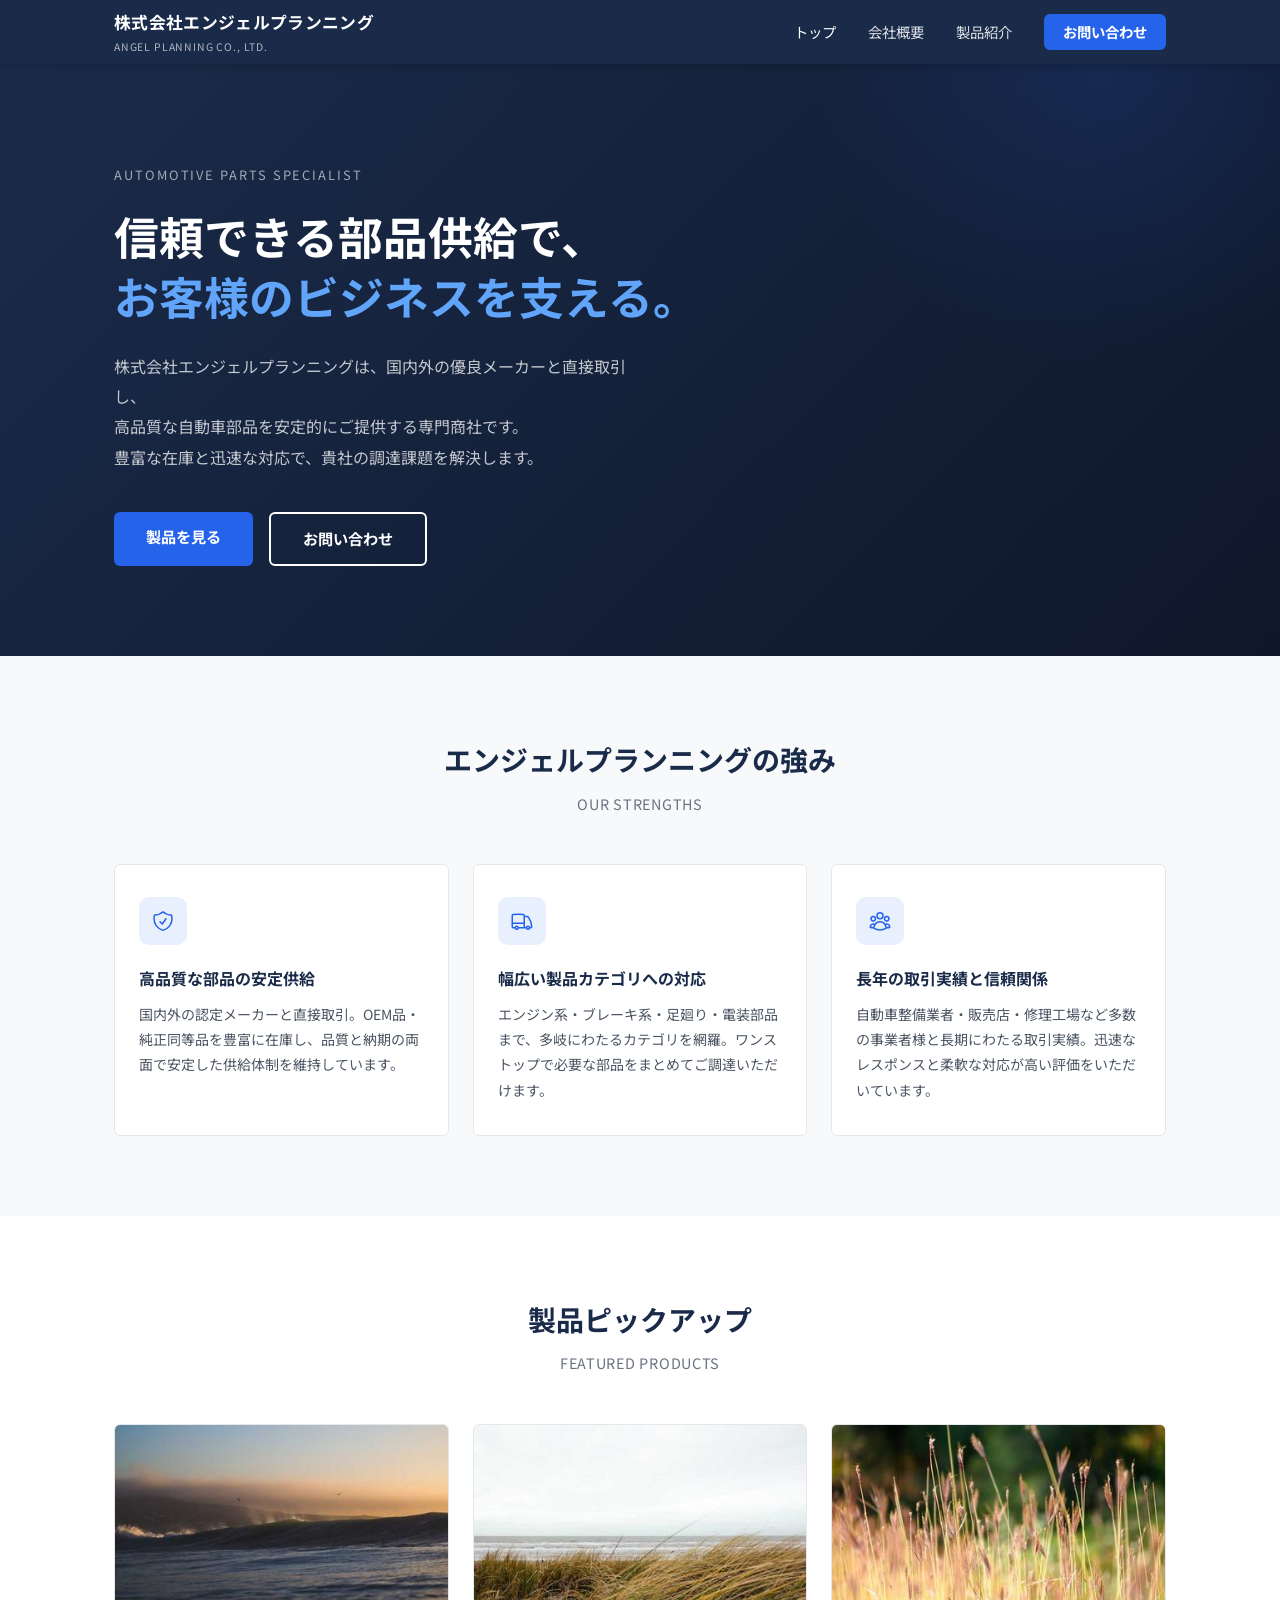
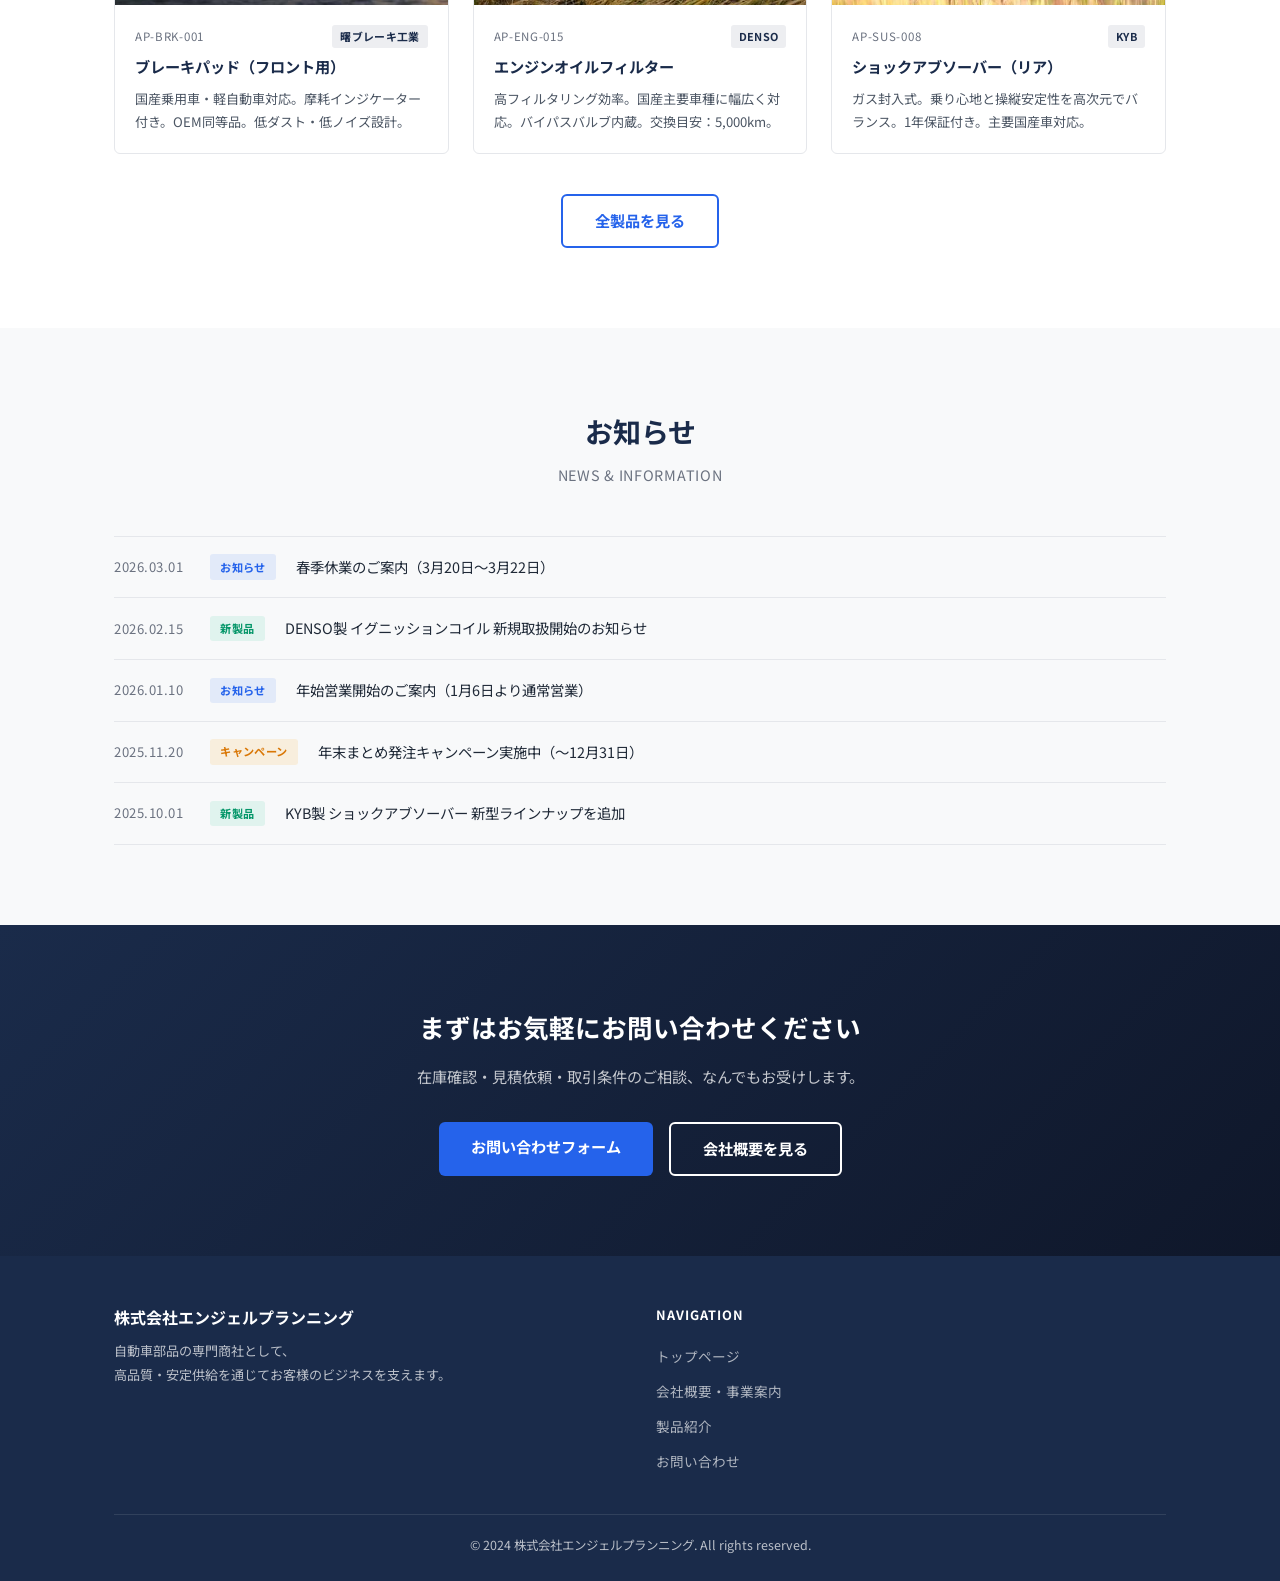
<file: index.html>
<!DOCTYPE html>
<html lang="ja">
<head>
  <meta charset="UTF-8">
  <meta name="viewport" content="width=device-width, initial-scale=1.0">
  <meta name="robots" content="noindex,nofollow">
  <title>株式会社エンジェルプランニング | 自動車部品の専門商社</title>
  <meta name="description" content="株式会社エンジェルプランニングは、自動車部品の専門商社として国内外の優良メーカーと直接取引し、高品質な部品を安定供給しています。">
  <link rel="preconnect" href="https://fonts.googleapis.com">
  <link rel="preconnect" href="https://fonts.gstatic.com" crossorigin>
  <link href="https://fonts.googleapis.com/css2?family=Noto+Sans+JP:wght@400;700&display=swap" rel="stylesheet">
  <link rel="stylesheet" href="assets/css/style.css">
</head>
<body class="page-body">

  <!-- ===== HEADER ===== -->
  <header class="site-header">
    <div class="container header-inner">
      <a href="index.html" class="site-logo">
        <span class="site-logo__main">株式会社エンジェルプランニング</span>
        <span class="site-logo__sub">Angel Planning Co., Ltd.</span>
      </a>
      <nav class="site-nav">
        <ul class="site-nav__list">
          <li><a href="index.html" class="site-nav__link">トップ</a></li>
          <li><a href="about.html" class="site-nav__link">会社概要</a></li>
          <li><a href="products.html" class="site-nav__link">製品紹介</a></li>
          <li><a href="contact.html" class="site-nav__link site-nav__link--cta">お問い合わせ</a></li>
        </ul>
      </nav>
      <button class="hamburger" aria-label="メニューを開く" aria-expanded="false">
        <span class="hamburger__line"></span>
        <span class="hamburger__line"></span>
        <span class="hamburger__line"></span>
      </button>
    </div>
    <nav class="mobile-nav">
      <ul class="mobile-nav__list">
        <li><a href="index.html" class="mobile-nav__link">トップ</a></li>
        <li><a href="about.html" class="mobile-nav__link">会社概要</a></li>
        <li><a href="products.html" class="mobile-nav__link">製品紹介</a></li>
        <li><a href="contact.html" class="mobile-nav__link">お問い合わせ</a></li>
      </ul>
    </nav>
  </header>

  <main>

    <!-- ===== HERO ===== -->
    <section class="hero">
      <div class="container">
        <p class="hero__eyebrow">Automotive Parts Specialist</p>
        <h1 class="hero__title">
          信頼できる部品供給で、<br>
          <span>お客様のビジネスを支える。</span>
        </h1>
        <p class="hero__desc">
          株式会社エンジェルプランニングは、国内外の優良メーカーと直接取引し、<br>
          高品質な自動車部品を安定的にご提供する専門商社です。<br>
          豊富な在庫と迅速な対応で、貴社の調達課題を解決します。
        </p>
        <div class="hero__cta">
          <a href="products.html" class="btn btn--primary">製品を見る</a>
          <a href="contact.html" class="btn btn--outline">お問い合わせ</a>
        </div>
      </div>
    </section>

    <!-- ===== FEATURES ===== -->
    <section class="section section--gray">
      <div class="container">
        <h2 class="section-title fade-in">エンジェルプランニングの強み</h2>
        <p class="section-subtitle fade-in">Our Strengths</p>
        <div class="features-grid">

          <div class="feature-card fade-in">
            <div class="feature-card__icon">
              <svg xmlns="http://www.w3.org/2000/svg" fill="none" viewBox="0 0 24 24" stroke-width="1.5" stroke="currentColor">
                <path stroke-linecap="round" stroke-linejoin="round" d="M9 12.75L11.25 15 15 9.75m-3-7.036A11.959 11.959 0 013.598 6 11.99 11.99 0 003 9.749c0 5.592 3.824 10.29 9 11.623 5.176-1.332 9-6.03 9-11.622 0-1.31-.21-2.571-.598-3.751h-.152c-3.196 0-6.1-1.248-8.25-3.285z" />
              </svg>
            </div>
            <h3 class="feature-card__title">高品質な部品の安定供給</h3>
            <p class="feature-card__desc">
              国内外の認定メーカーと直接取引。OEM品・純正同等品を豊富に在庫し、品質と納期の両面で安定した供給体制を維持しています。
            </p>
          </div>

          <div class="feature-card fade-in">
            <div class="feature-card__icon">
              <svg xmlns="http://www.w3.org/2000/svg" fill="none" viewBox="0 0 24 24" stroke-width="1.5" stroke="currentColor">
                <path stroke-linecap="round" stroke-linejoin="round" d="M8.25 18.75a1.5 1.5 0 01-3 0m3 0a1.5 1.5 0 00-3 0m3 0h6m-9 0H3.375a1.125 1.125 0 01-1.125-1.125V14.25m17.25 4.5a1.5 1.5 0 01-3 0m3 0a1.5 1.5 0 00-3 0m3 0h1.125c.621 0 1.129-.504 1.09-1.124a17.902 17.902 0 00-3.213-9.193 2.056 2.056 0 00-1.58-.86H14.25M16.5 18.75h-2.25m0-11.177v-.958c0-.568-.422-1.048-.987-1.106a48.554 48.554 0 00-10.026 0 1.106 1.106 0 00-.987 1.106v7.635m12-6.677v6.677m0 4.5v-4.5m0 0h-12" />
              </svg>
            </div>
            <h3 class="feature-card__title">幅広い製品カテゴリへの対応</h3>
            <p class="feature-card__desc">
              エンジン系・ブレーキ系・足廻り・電装部品まで、多岐にわたるカテゴリを網羅。ワンストップで必要な部品をまとめてご調達いただけます。
            </p>
          </div>

          <div class="feature-card fade-in">
            <div class="feature-card__icon">
              <svg xmlns="http://www.w3.org/2000/svg" fill="none" viewBox="0 0 24 24" stroke-width="1.5" stroke="currentColor">
                <path stroke-linecap="round" stroke-linejoin="round" d="M18 18.72a9.094 9.094 0 003.741-.479 3 3 0 00-4.682-2.72m.94 3.198l.001.031c0 .225-.012.447-.037.666A11.944 11.944 0 0112 21c-2.17 0-4.207-.576-5.963-1.584A6.062 6.062 0 016 18.719m12 0a5.971 5.971 0 00-.941-3.197m0 0A5.995 5.995 0 0012 12.75a5.995 5.995 0 00-5.058 2.772m0 0a3 3 0 00-4.681 2.72 8.986 8.986 0 003.74.477m.94-3.197a5.971 5.971 0 00-.94 3.197M15 6.75a3 3 0 11-6 0 3 3 0 016 0zm6 3a2.25 2.25 0 11-4.5 0 2.25 2.25 0 014.5 0zm-13.5 0a2.25 2.25 0 11-4.5 0 2.25 2.25 0 014.5 0z" />
              </svg>
            </div>
            <h3 class="feature-card__title">長年の取引実績と信頼関係</h3>
            <p class="feature-card__desc">
              自動車整備業者・販売店・修理工場など多数の事業者様と長期にわたる取引実績。迅速なレスポンスと柔軟な対応が高い評価をいただいています。
            </p>
          </div>

        </div>
      </div>
    </section>

    <!-- ===== PRODUCT PICKUP ===== -->
    <section class="section">
      <div class="container">
        <h2 class="section-title fade-in">製品ピックアップ</h2>
        <p class="section-subtitle fade-in">Featured Products</p>
        <div class="products-grid">

          <div class="product-card fade-in">
            <div class="product-card__img">
              <img src="assets/images/brk-001.jpg" alt="ブレーキパッド（フロント用）" loading="lazy">
            </div>
            <div class="product-card__body">
              <div class="product-card__meta">
                <p class="product-card__code">AP-BRK-001</p>
                <span class="product-card__brand">曙ブレーキ工業</span>
              </div>
              <h3 class="product-card__name">ブレーキパッド（フロント用）</h3>
              <p class="product-card__desc">国産乗用車・軽自動車対応。摩耗インジケーター付き。OEM同等品。低ダスト・低ノイズ設計。</p>
            </div>
          </div>

          <div class="product-card fade-in">
            <div class="product-card__img">
              <img src="assets/images/eng-015.jpg" alt="エンジンオイルフィルター" loading="lazy">
            </div>
            <div class="product-card__body">
              <div class="product-card__meta">
                <p class="product-card__code">AP-ENG-015</p>
                <span class="product-card__brand">DENSO</span>
              </div>
              <h3 class="product-card__name">エンジンオイルフィルター</h3>
              <p class="product-card__desc">高フィルタリング効率。国産主要車種に幅広く対応。バイパスバルブ内蔵。交換目安：5,000km。</p>
            </div>
          </div>

          <div class="product-card fade-in">
            <div class="product-card__img">
              <img src="assets/images/sus-008.jpg" alt="ショックアブソーバー（リア）" loading="lazy">
            </div>
            <div class="product-card__body">
              <div class="product-card__meta">
                <p class="product-card__code">AP-SUS-008</p>
                <span class="product-card__brand">KYB</span>
              </div>
              <h3 class="product-card__name">ショックアブソーバー（リア）</h3>
              <p class="product-card__desc">ガス封入式。乗り心地と操縦安定性を高次元でバランス。1年保証付き。主要国産車対応。</p>
            </div>
          </div>

        </div>
        <div style="text-align:center; margin-top: 2.5rem;">
          <a href="products.html" class="btn btn--outline-dark">全製品を見る</a>
        </div>
      </div>
    </section>

    <!-- ===== NEWS ===== -->
    <section class="section section--gray">
      <div class="container">
        <h2 class="section-title fade-in">お知らせ</h2>
        <p class="section-subtitle fade-in">News &amp; Information</p>
        <ul class="news-list">

          <li class="news-item fade-in">
            <time class="news-item__date" datetime="2026-03-01">2026.03.01</time>
            <span class="news-item__tag news-item__tag--info">お知らせ</span>
            <a href="contact.html" class="news-item__title">春季休業のご案内（3月20日〜3月22日）</a>
          </li>

          <li class="news-item fade-in">
            <time class="news-item__date" datetime="2026-02-15">2026.02.15</time>
            <span class="news-item__tag news-item__tag--new">新製品</span>
            <a href="products.html" class="news-item__title">DENSO製 イグニッションコイル 新規取扱開始のお知らせ</a>
          </li>

          <li class="news-item fade-in">
            <time class="news-item__date" datetime="2026-01-10">2026.01.10</time>
            <span class="news-item__tag news-item__tag--info">お知らせ</span>
            <a href="contact.html" class="news-item__title">年始営業開始のご案内（1月6日より通常営業）</a>
          </li>

          <li class="news-item fade-in">
            <time class="news-item__date" datetime="2025-11-20">2025.11.20</time>
            <span class="news-item__tag news-item__tag--campaign">キャンペーン</span>
            <a href="contact.html" class="news-item__title">年末まとめ発注キャンペーン実施中（〜12月31日）</a>
          </li>

          <li class="news-item fade-in">
            <time class="news-item__date" datetime="2025-10-01">2025.10.01</time>
            <span class="news-item__tag news-item__tag--new">新製品</span>
            <a href="products.html" class="news-item__title">KYB製 ショックアブソーバー 新型ラインナップを追加</a>
          </li>

        </ul>
      </div>
    </section>

    <!-- ===== CTA BANNER ===== -->
    <div class="cta-banner">
      <h2 class="cta-banner__title fade-in">まずはお気軽にお問い合わせください</h2>
      <p class="cta-banner__desc fade-in">在庫確認・見積依頼・取引条件のご相談、なんでもお受けします。</p>
      <div class="cta-banner__actions fade-in">
        <a href="contact.html" class="btn btn--primary">お問い合わせフォーム</a>
        <a href="about.html" class="btn btn--outline">会社概要を見る</a>
      </div>
    </div>

  </main>

  <!-- ===== FOOTER ===== -->
  <footer class="site-footer">
    <div class="container">
      <div class="footer-inner">
        <div class="footer-brand">
          <p class="footer-brand__name">株式会社エンジェルプランニング</p>
          <p class="footer-brand__desc">
            自動車部品の専門商社として、<br>
            高品質・安定供給を通じてお客様のビジネスを支えます。
          </p>
        </div>
        <div class="footer-nav">
          <p class="footer-nav__title">Navigation</p>
          <ul class="footer-nav__list">
            <li><a href="index.html" class="footer-nav__link">トップページ</a></li>
            <li><a href="about.html" class="footer-nav__link">会社概要・事業案内</a></li>
            <li><a href="products.html" class="footer-nav__link">製品紹介</a></li>
            <li><a href="contact.html" class="footer-nav__link">お問い合わせ</a></li>
          </ul>
        </div>
      </div>
      <div class="footer-bottom">
        <p>&copy; 2024 株式会社エンジェルプランニング. All rights reserved.</p>
      </div>
    </div>
  </footer>

  <script src="assets/js/main.js"></script>
</body>
</html>
</file>
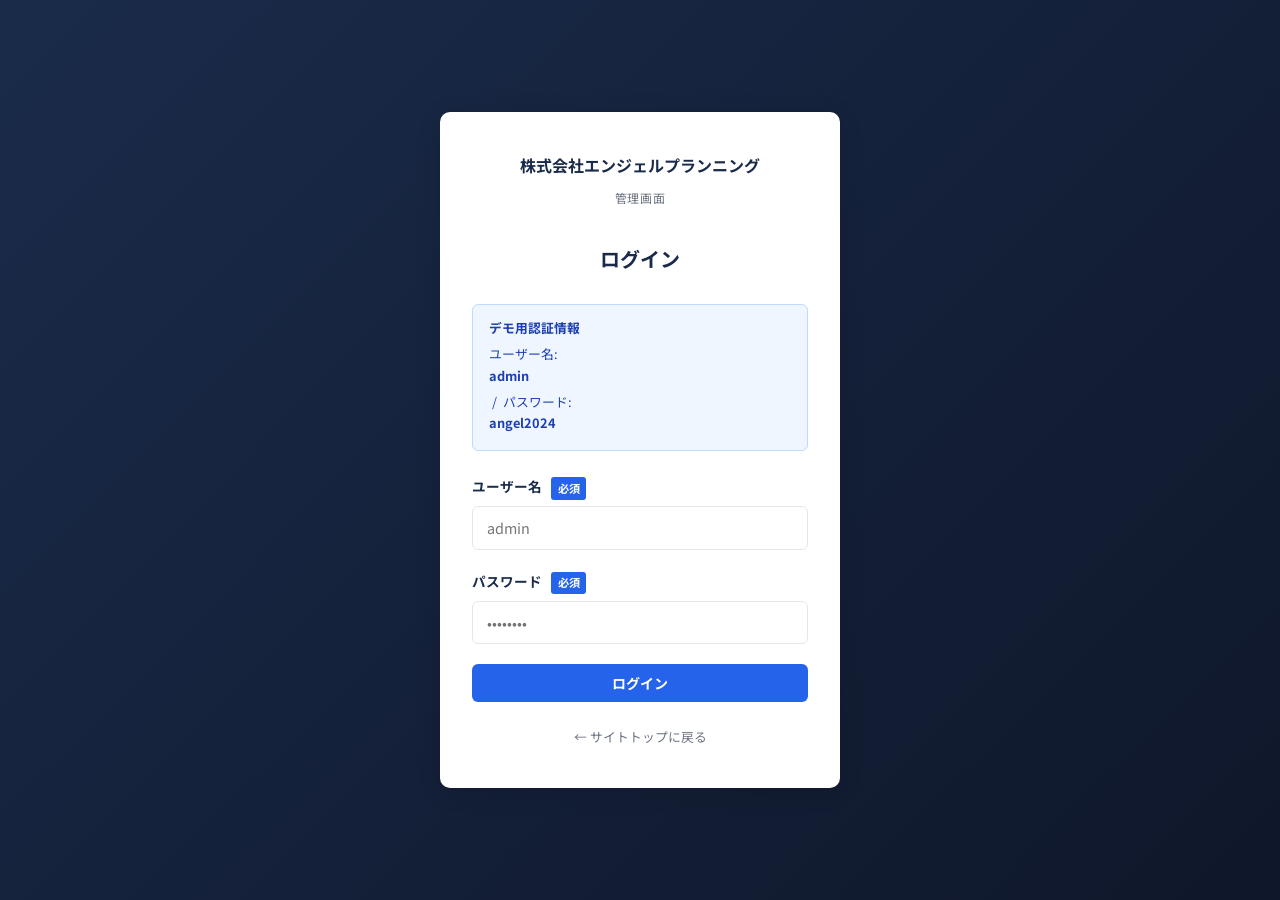
<file: admin/index.html>
<!DOCTYPE html>
<html lang="ja">
<head>
  <meta charset="UTF-8">
  <meta name="viewport" content="width=device-width, initial-scale=1.0">
  <meta name="robots" content="noindex,nofollow">
  <title>管理画面ログイン | エンジェルプランニング</title>
  <link rel="preconnect" href="https://fonts.googleapis.com">
  <link rel="preconnect" href="https://fonts.gstatic.com" crossorigin>
  <link href="https://fonts.googleapis.com/css2?family=Noto+Sans+JP:wght@400;700&display=swap" rel="stylesheet">
  <link rel="stylesheet" href="css/admin.css">
</head>
<body class="login-page">

  <div class="login-card">

    <div class="login-card__logo">
      <span class="login-card__logo-main">株式会社エンジェルプランニング</span>
      <span class="login-card__logo-sub">管理画面</span>
    </div>

    <h1 class="login-card__title">ログイン</h1>

    <div class="login-demo-hint">
      <strong>デモ用認証情報</strong>
      ユーザー名: <strong>admin</strong> &nbsp;/&nbsp; パスワード: <strong>angel2024</strong>
    </div>

    <form id="loginForm" novalidate>
      <div class="form-group">
        <label for="username">ユーザー名 <span class="required">必須</span></label>
        <input type="text" id="username" class="form-control" autocomplete="username" placeholder="admin">
        <p class="form-error" id="usernameError"></p>
      </div>

      <div class="form-group">
        <label for="password">パスワード <span class="required">必須</span></label>
        <input type="password" id="password" class="form-control" autocomplete="current-password" placeholder="••••••••">
        <p class="form-error" id="passwordError"></p>
      </div>

      <p class="form-error" id="loginError" style="margin-bottom: 0.75rem; font-size: 0.85rem;"></p>

      <button type="submit" class="btn btn--primary" style="width: 100%; justify-content: center; padding: 0.75rem;">
        ログイン
      </button>
    </form>

    <p style="text-align: center; margin-top: 1.5rem; font-size: 0.8rem; color: var(--color-gray);">
      <a href="../index.html" style="color: var(--color-gray);">&#8592; サイトトップに戻る</a>
    </p>

  </div>

  <script src="js/admin-auth.js"></script>
  <script>
    // すでにログイン済みならダッシュボードへ
    if (AdminAuth.isLoggedIn()) {
      location.href = 'dashboard.html';
    }

    var loginForm = document.getElementById('loginForm');

    loginForm.addEventListener('submit', function (e) {
      e.preventDefault();

      var username = document.getElementById('username').value.trim();
      var password = document.getElementById('password').value;
      var loginError = document.getElementById('loginError');
      var usernameError = document.getElementById('usernameError');
      var passwordError = document.getElementById('passwordError');

      // リセット
      loginError.classList.remove('is-visible');
      usernameError.classList.remove('is-visible');
      passwordError.classList.remove('is-visible');
      document.getElementById('username').classList.remove('is-invalid');
      document.getElementById('password').classList.remove('is-invalid');

      var valid = true;

      if (!username) {
        document.getElementById('username').classList.add('is-invalid');
        usernameError.textContent = 'ユーザー名を入力してください';
        usernameError.classList.add('is-visible');
        valid = false;
      }

      if (!password) {
        document.getElementById('password').classList.add('is-invalid');
        passwordError.textContent = 'パスワードを入力してください';
        passwordError.classList.add('is-visible');
        valid = false;
      }

      if (!valid) return;

      if (AdminAuth.login(username, password)) {
        location.href = 'dashboard.html';
      } else {
        loginError.textContent = 'ユーザー名またはパスワードが正しくありません';
        loginError.classList.add('is-visible');
        document.getElementById('username').classList.add('is-invalid');
        document.getElementById('password').classList.add('is-invalid');
        document.getElementById('password').value = '';
      }
    });

    // リアルタイムでエラー解除
    ['username', 'password'].forEach(function (id) {
      document.getElementById(id).addEventListener('input', function () {
        this.classList.remove('is-invalid');
        var err = document.getElementById(id + 'Error');
        if (err) err.classList.remove('is-visible');
        document.getElementById('loginError').classList.remove('is-visible');
      });
    });
  </script>
</body>
</html>
</file>
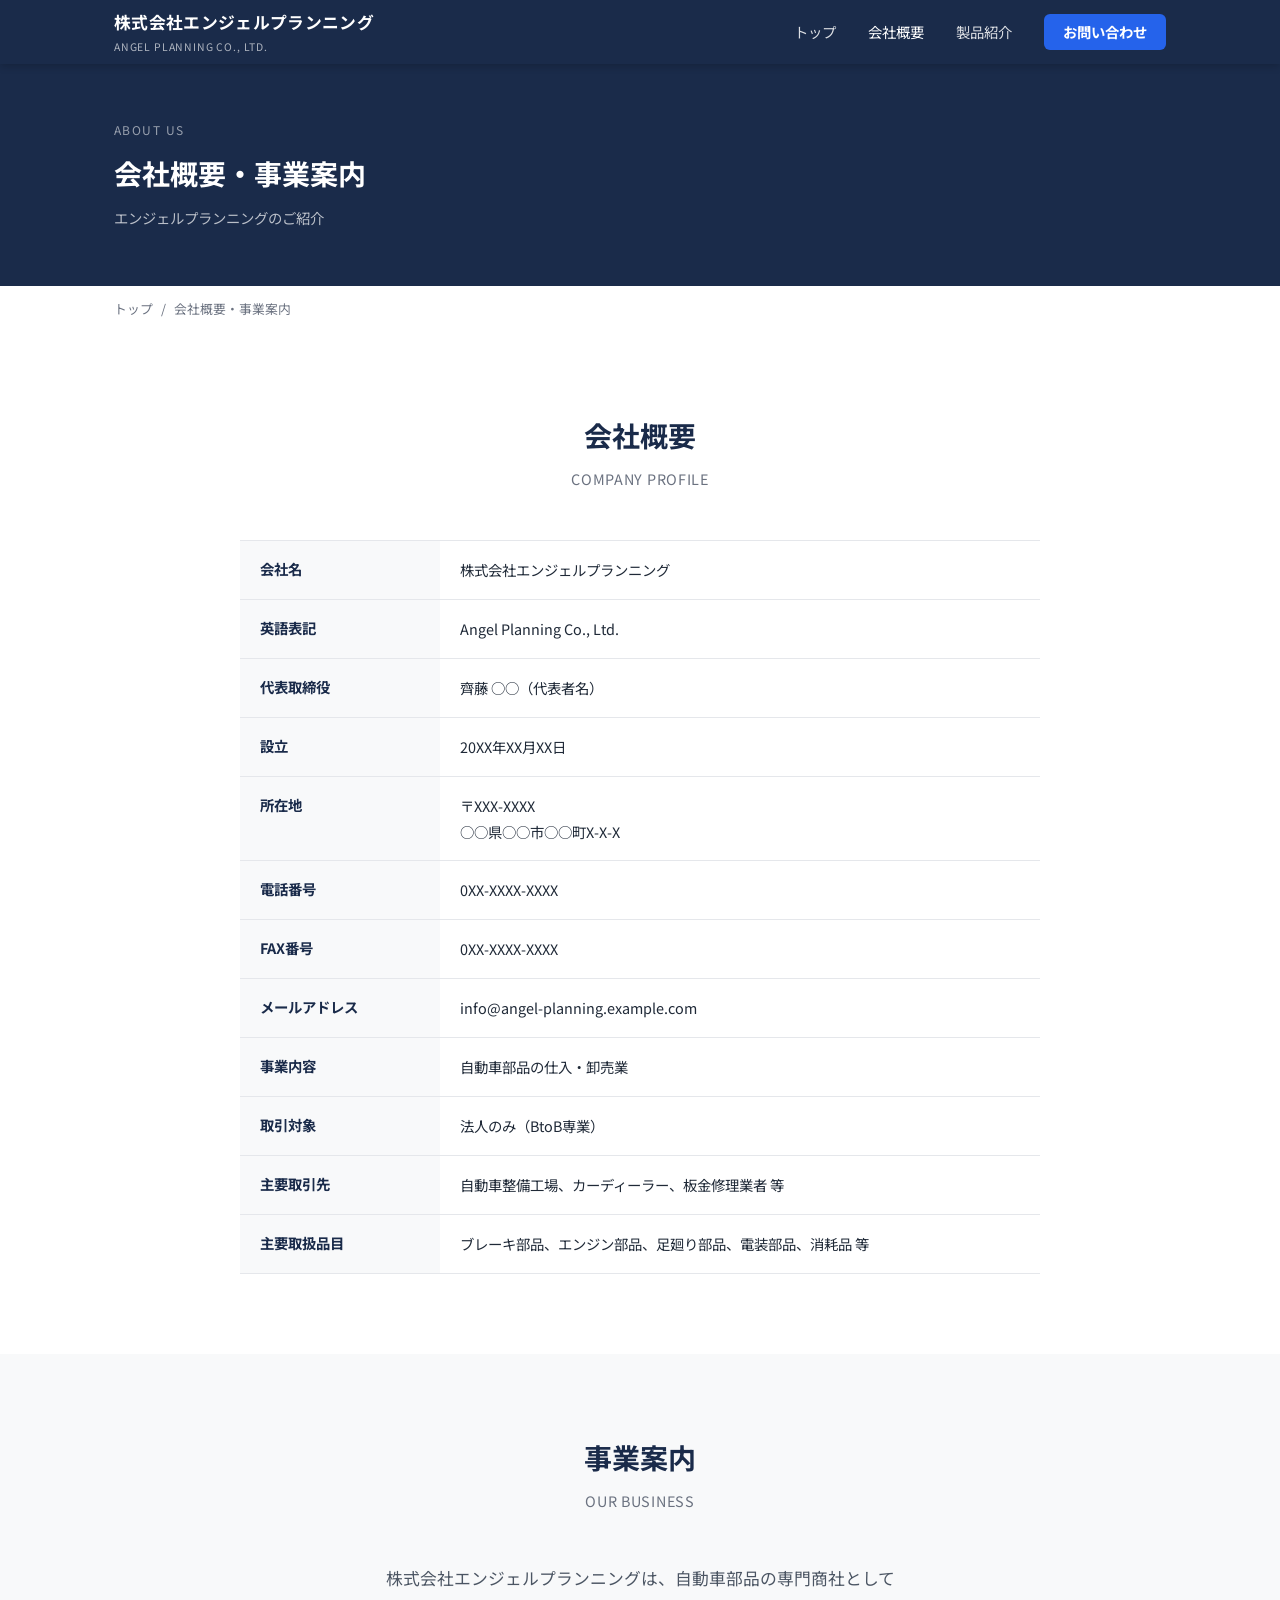
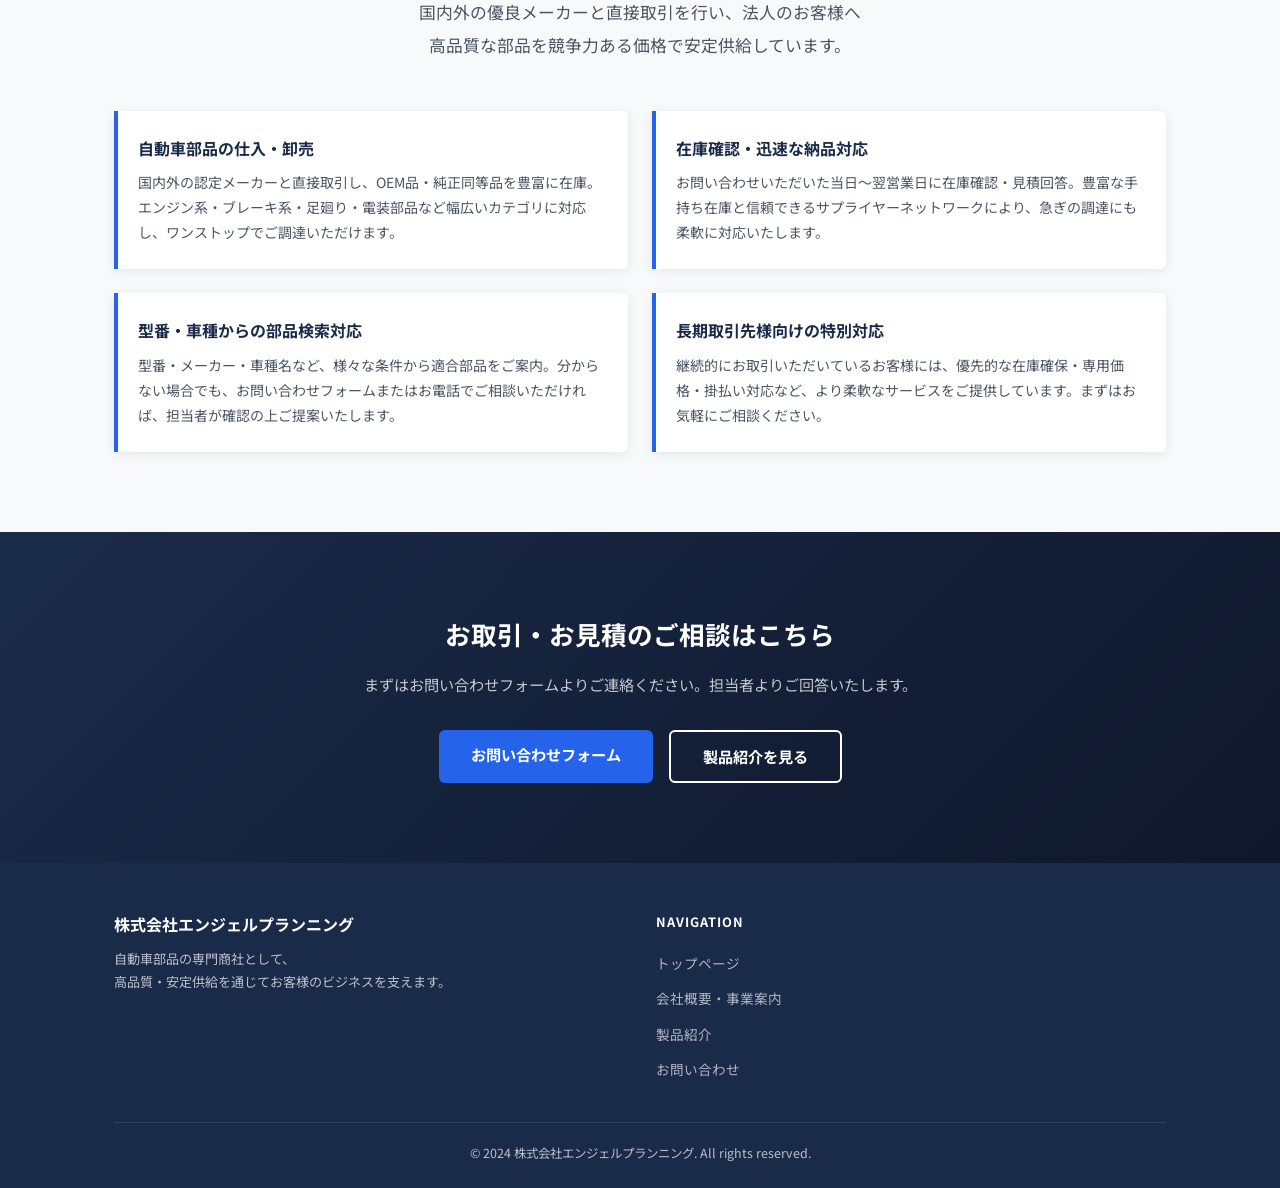
<file: about.html>
<!DOCTYPE html>
<html lang="ja">
<head>
  <meta charset="UTF-8">
  <meta name="viewport" content="width=device-width, initial-scale=1.0">
  <meta name="robots" content="noindex,nofollow">
  <title>会社概要・事業案内 | 株式会社エンジェルプランニング</title>
  <meta name="description" content="株式会社エンジェルプランニングの会社概要・事業案内ページです。">
  <link rel="preconnect" href="https://fonts.googleapis.com">
  <link rel="preconnect" href="https://fonts.gstatic.com" crossorigin>
  <link href="https://fonts.googleapis.com/css2?family=Noto+Sans+JP:wght@400;700&display=swap" rel="stylesheet">
  <link rel="stylesheet" href="assets/css/style.css">
</head>
<body class="page-body">

  <!-- ===== HEADER ===== -->
  <header class="site-header">
    <div class="container header-inner">
      <a href="index.html" class="site-logo">
        <span class="site-logo__main">株式会社エンジェルプランニング</span>
        <span class="site-logo__sub">Angel Planning Co., Ltd.</span>
      </a>
      <nav class="site-nav">
        <ul class="site-nav__list">
          <li><a href="index.html" class="site-nav__link">トップ</a></li>
          <li><a href="about.html" class="site-nav__link">会社概要</a></li>
          <li><a href="products.html" class="site-nav__link">製品紹介</a></li>
          <li><a href="contact.html" class="site-nav__link site-nav__link--cta">お問い合わせ</a></li>
        </ul>
      </nav>
      <button class="hamburger" aria-label="メニューを開く" aria-expanded="false">
        <span class="hamburger__line"></span>
        <span class="hamburger__line"></span>
        <span class="hamburger__line"></span>
      </button>
    </div>
    <nav class="mobile-nav">
      <ul class="mobile-nav__list">
        <li><a href="index.html" class="mobile-nav__link">トップ</a></li>
        <li><a href="about.html" class="mobile-nav__link">会社概要</a></li>
        <li><a href="products.html" class="mobile-nav__link">製品紹介</a></li>
        <li><a href="contact.html" class="mobile-nav__link">お問い合わせ</a></li>
      </ul>
    </nav>
  </header>

  <main>

    <!-- ===== PAGE HERO ===== -->
    <section class="page-hero">
      <div class="container">
        <p class="page-hero__label">About Us</p>
        <h1 class="page-hero__title">会社概要・事業案内</h1>
        <p class="page-hero__desc">エンジェルプランニングのご紹介</p>
      </div>
    </section>

    <!-- Breadcrumb -->
    <div class="container">
      <nav class="breadcrumb" aria-label="パンくずリスト">
        <span><a href="index.html">トップ</a></span>
        <span>会社概要・事業案内</span>
      </nav>
    </div>

    <!-- ===== COMPANY OVERVIEW ===== -->
    <section class="section">
      <div class="container">
        <h2 class="section-title fade-in">会社概要</h2>
        <p class="section-subtitle fade-in">Company Profile</p>

        <div class="fade-in" style="max-width: 800px; margin: 0 auto;">
          <table class="company-table">
            <tbody>
              <tr>
                <th>会社名</th>
                <td>株式会社エンジェルプランニング</td>
              </tr>
              <tr>
                <th>英語表記</th>
                <td>Angel Planning Co., Ltd.</td>
              </tr>
              <tr>
                <th>代表取締役</th>
                <td>齊藤 ○○（代表者名）</td>
              </tr>
              <tr>
                <th>設立</th>
                <td>20XX年XX月XX日</td>
              </tr>
              <tr>
                <th>所在地</th>
                <td>
                  〒XXX-XXXX<br>
                  ○○県○○市○○町X-X-X
                </td>
              </tr>
              <tr>
                <th>電話番号</th>
                <td>0XX-XXXX-XXXX</td>
              </tr>
              <tr>
                <th>FAX番号</th>
                <td>0XX-XXXX-XXXX</td>
              </tr>
              <tr>
                <th>メールアドレス</th>
                <td>info@angel-planning.example.com</td>
              </tr>
              <tr>
                <th>事業内容</th>
                <td>自動車部品の仕入・卸売業</td>
              </tr>
              <tr>
                <th>取引対象</th>
                <td>法人のみ（BtoB専業）</td>
              </tr>
              <tr>
                <th>主要取引先</th>
                <td>自動車整備工場、カーディーラー、板金修理業者 等</td>
              </tr>
              <tr>
                <th>主要取扱品目</th>
                <td>ブレーキ部品、エンジン部品、足廻り部品、電装部品、消耗品 等</td>
              </tr>
            </tbody>
          </table>
        </div>
      </div>
    </section>

    <!-- ===== BUSINESS DESCRIPTION ===== -->
    <section class="section section--gray">
      <div class="container">
        <h2 class="section-title fade-in">事業案内</h2>
        <p class="section-subtitle fade-in">Our Business</p>

        <p class="about-lead fade-in">
          株式会社エンジェルプランニングは、自動車部品の専門商社として<br>
          国内外の優良メーカーと直接取引を行い、法人のお客様へ<br>
          高品質な部品を競争力ある価格で安定供給しています。
        </p>

        <div class="business-cards">

          <div class="business-card fade-in">
            <h3 class="business-card__title">自動車部品の仕入・卸売</h3>
            <p class="business-card__desc">
              国内外の認定メーカーと直接取引し、OEM品・純正同等品を豊富に在庫。エンジン系・ブレーキ系・足廻り・電装部品など幅広いカテゴリに対応し、ワンストップでご調達いただけます。
            </p>
          </div>

          <div class="business-card fade-in">
            <h3 class="business-card__title">在庫確認・迅速な納品対応</h3>
            <p class="business-card__desc">
              お問い合わせいただいた当日〜翌営業日に在庫確認・見積回答。豊富な手持ち在庫と信頼できるサプライヤーネットワークにより、急ぎの調達にも柔軟に対応いたします。
            </p>
          </div>

          <div class="business-card fade-in">
            <h3 class="business-card__title">型番・車種からの部品検索対応</h3>
            <p class="business-card__desc">
              型番・メーカー・車種名など、様々な条件から適合部品をご案内。分からない場合でも、お問い合わせフォームまたはお電話でご相談いただければ、担当者が確認の上ご提案いたします。
            </p>
          </div>

          <div class="business-card fade-in">
            <h3 class="business-card__title">長期取引先様向けの特別対応</h3>
            <p class="business-card__desc">
              継続的にお取引いただいているお客様には、優先的な在庫確保・専用価格・掛払い対応など、より柔軟なサービスをご提供しています。まずはお気軽にご相談ください。
            </p>
          </div>

        </div>
      </div>
    </section>

    <!-- ===== CTA ===== -->
    <div class="cta-banner">
      <h2 class="cta-banner__title fade-in">お取引・お見積のご相談はこちら</h2>
      <p class="cta-banner__desc fade-in">まずはお問い合わせフォームよりご連絡ください。担当者よりご回答いたします。</p>
      <div class="cta-banner__actions fade-in">
        <a href="contact.html" class="btn btn--primary">お問い合わせフォーム</a>
        <a href="products.html" class="btn btn--outline">製品紹介を見る</a>
      </div>
    </div>

  </main>

  <!-- ===== FOOTER ===== -->
  <footer class="site-footer">
    <div class="container">
      <div class="footer-inner">
        <div class="footer-brand">
          <p class="footer-brand__name">株式会社エンジェルプランニング</p>
          <p class="footer-brand__desc">
            自動車部品の専門商社として、<br>
            高品質・安定供給を通じてお客様のビジネスを支えます。
          </p>
        </div>
        <div class="footer-nav">
          <p class="footer-nav__title">Navigation</p>
          <ul class="footer-nav__list">
            <li><a href="index.html" class="footer-nav__link">トップページ</a></li>
            <li><a href="about.html" class="footer-nav__link">会社概要・事業案内</a></li>
            <li><a href="products.html" class="footer-nav__link">製品紹介</a></li>
            <li><a href="contact.html" class="footer-nav__link">お問い合わせ</a></li>
          </ul>
        </div>
      </div>
      <div class="footer-bottom">
        <p>&copy; 2024 株式会社エンジェルプランニング. All rights reserved.</p>
      </div>
    </div>
  </footer>

  <script src="assets/js/main.js"></script>
</body>
</html>
</file>
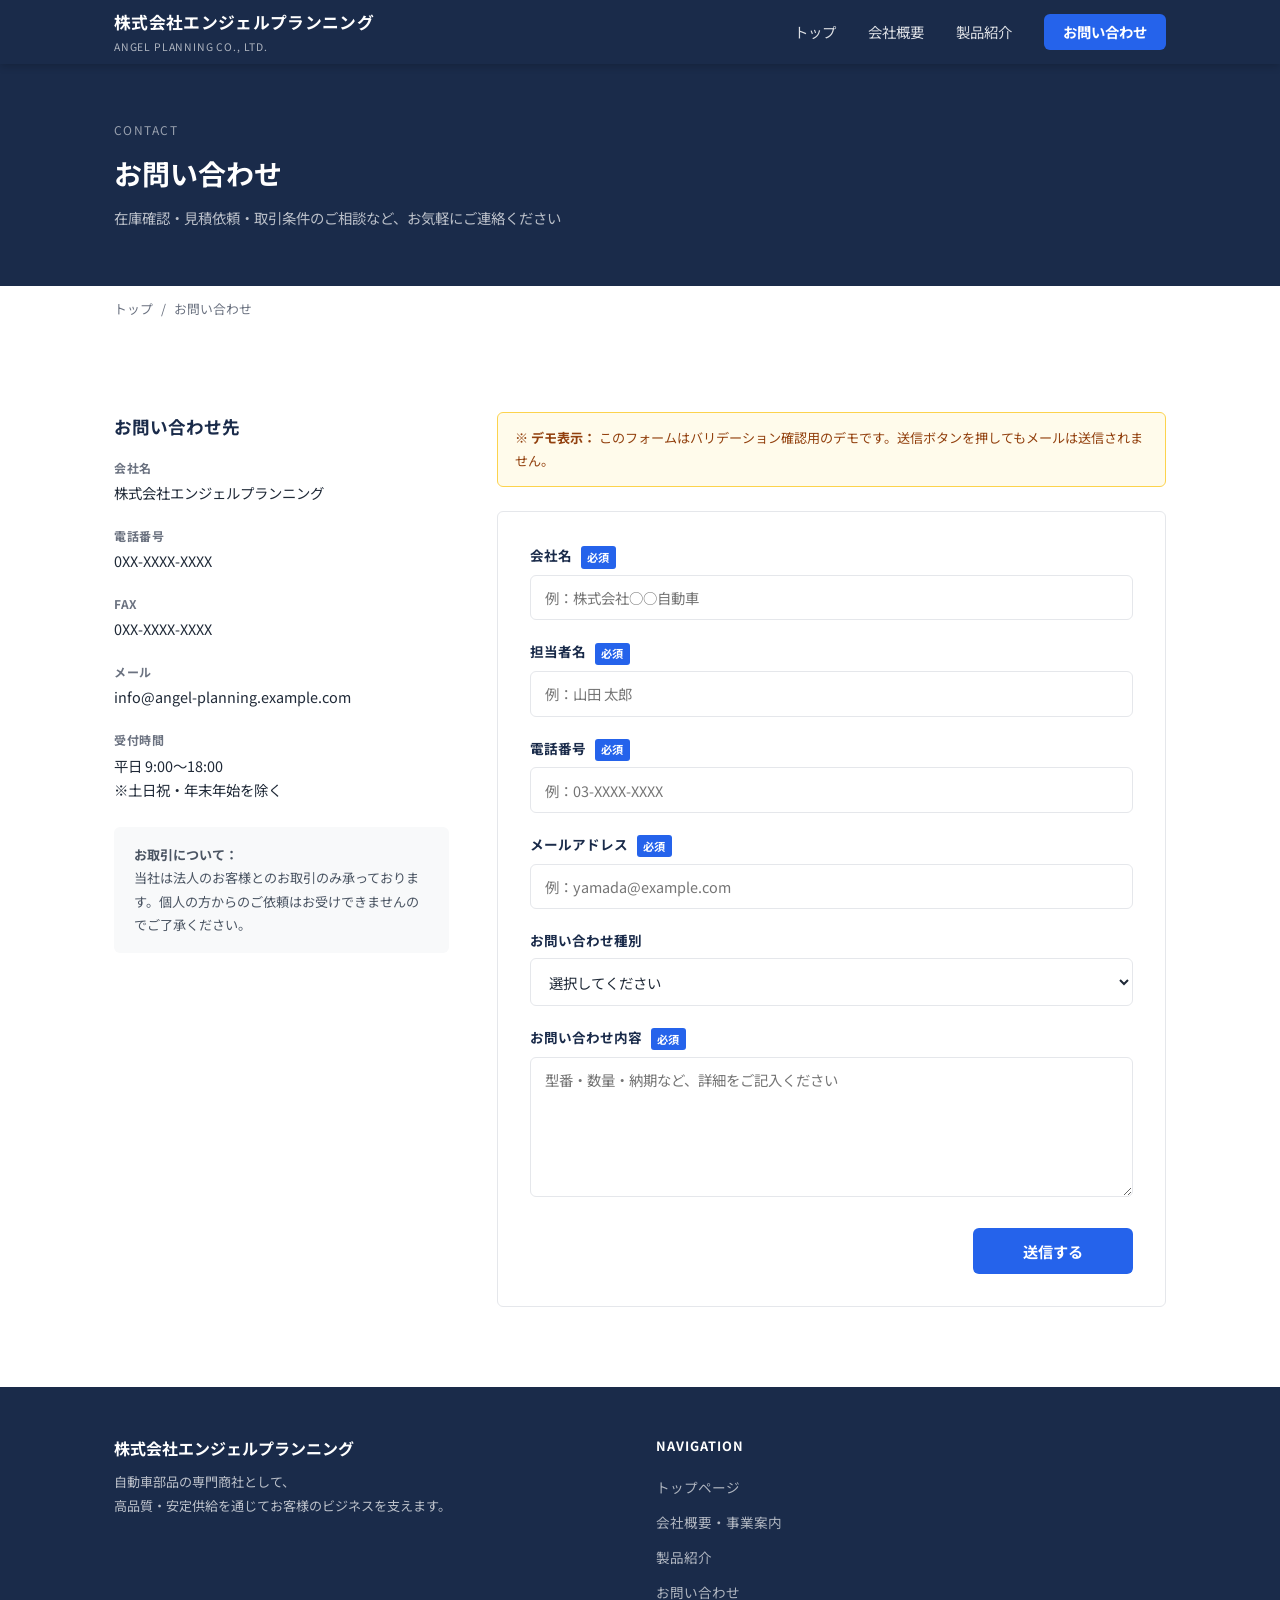
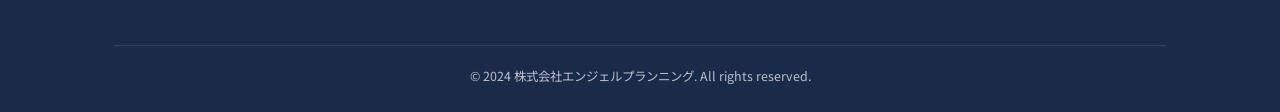
<file: contact.html>
<!DOCTYPE html>
<html lang="ja">
<head>
  <meta charset="UTF-8">
  <meta name="viewport" content="width=device-width, initial-scale=1.0">
  <meta name="robots" content="noindex,nofollow">
  <title>お問い合わせ | 株式会社エンジェルプランニング</title>
  <meta name="description" content="株式会社エンジェルプランニングへのお問い合わせはこちら。在庫確認・見積依頼・取引条件のご相談を承ります。">
  <link rel="preconnect" href="https://fonts.googleapis.com">
  <link rel="preconnect" href="https://fonts.gstatic.com" crossorigin>
  <link href="https://fonts.googleapis.com/css2?family=Noto+Sans+JP:wght@400;700&display=swap" rel="stylesheet">
  <link rel="stylesheet" href="assets/css/style.css">
  <style>
    /* Modal */
    .modal {
      display: none;
      position: fixed;
      inset: 0;
      z-index: 9999;
      background: rgba(0, 0, 0, 0.5);
      align-items: center;
      justify-content: center;
      padding: 1rem;
    }
    .modal.is-open {
      display: flex;
    }
    .modal__box {
      background: #fff;
      border-radius: 8px;
      padding: 2.5rem 2rem;
      max-width: 440px;
      width: 100%;
      text-align: center;
      box-shadow: 0 8px 32px rgba(0,0,0,0.18);
    }
    .modal__icon {
      width: 56px;
      height: 56px;
      background: #dcfce7;
      border-radius: 50%;
      display: flex;
      align-items: center;
      justify-content: center;
      margin: 0 auto 1.25rem;
    }
    .modal__icon svg {
      width: 28px;
      height: 28px;
      stroke: #16a34a;
    }
    .modal__title {
      font-size: 1.15rem;
      font-weight: 700;
      color: #1f2937;
      margin-bottom: 0.6rem;
    }
    .modal__desc {
      font-size: 0.87rem;
      color: #6b7280;
      line-height: 1.8;
      margin-bottom: 1.5rem;
    }
    .modal__note {
      font-size: 0.75rem;
      color: #9ca3af;
      margin-top: 0.75rem;
    }
  </style>
</head>
<body class="page-body">

  <!-- ===== HEADER ===== -->
  <header class="site-header">
    <div class="container header-inner">
      <a href="index.html" class="site-logo">
        <span class="site-logo__main">株式会社エンジェルプランニング</span>
        <span class="site-logo__sub">Angel Planning Co., Ltd.</span>
      </a>
      <nav class="site-nav">
        <ul class="site-nav__list">
          <li><a href="index.html" class="site-nav__link">トップ</a></li>
          <li><a href="about.html" class="site-nav__link">会社概要</a></li>
          <li><a href="products.html" class="site-nav__link">製品紹介</a></li>
          <li><a href="contact.html" class="site-nav__link site-nav__link--cta">お問い合わせ</a></li>
        </ul>
      </nav>
      <button class="hamburger" aria-label="メニューを開く" aria-expanded="false">
        <span class="hamburger__line"></span>
        <span class="hamburger__line"></span>
        <span class="hamburger__line"></span>
      </button>
    </div>
    <nav class="mobile-nav">
      <ul class="mobile-nav__list">
        <li><a href="index.html" class="mobile-nav__link">トップ</a></li>
        <li><a href="about.html" class="mobile-nav__link">会社概要</a></li>
        <li><a href="products.html" class="mobile-nav__link">製品紹介</a></li>
        <li><a href="contact.html" class="mobile-nav__link">お問い合わせ</a></li>
      </ul>
    </nav>
  </header>

  <main>

    <!-- ===== PAGE HERO ===== -->
    <section class="page-hero">
      <div class="container">
        <p class="page-hero__label">Contact</p>
        <h1 class="page-hero__title">お問い合わせ</h1>
        <p class="page-hero__desc">在庫確認・見積依頼・取引条件のご相談など、お気軽にご連絡ください</p>
      </div>
    </section>

    <!-- Breadcrumb -->
    <div class="container">
      <nav class="breadcrumb" aria-label="パンくずリスト">
        <span><a href="index.html">トップ</a></span>
        <span>お問い合わせ</span>
      </nav>
    </div>

    <!-- ===== CONTACT SECTION ===== -->
    <section class="section">
      <div class="container">
        <div class="contact-layout">

          <!-- 左カラム: 連絡先情報 -->
          <aside class="fade-in">
            <h2 class="contact-info__title">お問い合わせ先</h2>

            <div class="contact-info__item">
              <span class="contact-info__label">会社名</span>
              <span class="contact-info__value">株式会社エンジェルプランニング</span>
            </div>

            <div class="contact-info__item">
              <span class="contact-info__label">電話番号</span>
              <span class="contact-info__value">0XX-XXXX-XXXX</span>
            </div>

            <div class="contact-info__item">
              <span class="contact-info__label">FAX</span>
              <span class="contact-info__value">0XX-XXXX-XXXX</span>
            </div>

            <div class="contact-info__item">
              <span class="contact-info__label">メール</span>
              <span class="contact-info__value">info@angel-planning.example.com</span>
            </div>

            <div class="contact-info__item">
              <span class="contact-info__label">受付時間</span>
              <span class="contact-info__value">
                平日 9:00〜18:00<br>
                ※土日祝・年末年始を除く
              </span>
            </div>

            <div class="contact-note">
              <strong>お取引について：</strong><br>
              当社は法人のお客様とのお取引のみ承っております。個人の方からのご依頼はお受けできませんのでご了承ください。
            </div>
          </aside>

          <!-- 右カラム: フォーム -->
          <div class="fade-in">
            <!-- デモ注記 -->
            <div style="background: #fffbeb; border: 1px solid #fcd34d; border-radius: 6px; padding: 0.9rem 1.1rem; margin-bottom: 1.5rem; font-size: 0.82rem; color: #92400e;">
              <strong>※ デモ表示：</strong>
              このフォームはバリデーション確認用のデモです。送信ボタンを押してもメールは送信されません。
            </div>

            <form class="contact-form" id="contactForm" novalidate>

              <div class="form-group">
                <label for="company">
                  会社名 <span class="required">必須</span>
                </label>
                <input
                  type="text"
                  class="form-control"
                  id="company"
                  name="company"
                  placeholder="例：株式会社○○自動車"
                  autocomplete="organization"
                >
                <p class="form-error" id="companyError"></p>
              </div>

              <div class="form-group">
                <label for="name">
                  担当者名 <span class="required">必須</span>
                </label>
                <input
                  type="text"
                  class="form-control"
                  id="name"
                  name="name"
                  placeholder="例：山田 太郎"
                  autocomplete="name"
                >
                <p class="form-error" id="nameError"></p>
              </div>

              <div class="form-group">
                <label for="tel">
                  電話番号 <span class="required">必須</span>
                </label>
                <input
                  type="tel"
                  class="form-control"
                  id="tel"
                  name="tel"
                  placeholder="例：03-XXXX-XXXX"
                  autocomplete="tel"
                >
                <p class="form-error" id="telError"></p>
              </div>

              <div class="form-group">
                <label for="email">
                  メールアドレス <span class="required">必須</span>
                </label>
                <input
                  type="email"
                  class="form-control"
                  id="email"
                  name="email"
                  placeholder="例：yamada@example.com"
                  autocomplete="email"
                >
                <p class="form-error" id="emailError"></p>
              </div>

              <div class="form-group">
                <label for="subject">お問い合わせ種別</label>
                <select class="form-control" id="subject" name="subject">
                  <option value="">選択してください</option>
                  <option value="stock">在庫確認</option>
                  <option value="quote">見積依頼</option>
                  <option value="trade">取引条件のご相談</option>
                  <option value="product">製品についてのご質問</option>
                  <option value="other">その他</option>
                </select>
              </div>

              <div class="form-group">
                <label for="message">
                  お問い合わせ内容 <span class="required">必須</span>
                </label>
                <textarea
                  class="form-control"
                  id="message"
                  name="message"
                  placeholder="型番・数量・納期など、詳細をご記入ください"
                ></textarea>
                <p class="form-error" id="messageError"></p>
              </div>

              <div class="form-submit">
                <button type="submit" class="btn btn--primary">送信する</button>
              </div>

            </form>
          </div>

        </div>
      </div>
    </section>

  </main>

  <!-- ===== FOOTER ===== -->
  <footer class="site-footer">
    <div class="container">
      <div class="footer-inner">
        <div class="footer-brand">
          <p class="footer-brand__name">株式会社エンジェルプランニング</p>
          <p class="footer-brand__desc">
            自動車部品の専門商社として、<br>
            高品質・安定供給を通じてお客様のビジネスを支えます。
          </p>
        </div>
        <div class="footer-nav">
          <p class="footer-nav__title">Navigation</p>
          <ul class="footer-nav__list">
            <li><a href="index.html" class="footer-nav__link">トップページ</a></li>
            <li><a href="about.html" class="footer-nav__link">会社概要・事業案内</a></li>
            <li><a href="products.html" class="footer-nav__link">製品紹介</a></li>
            <li><a href="contact.html" class="footer-nav__link">お問い合わせ</a></li>
          </ul>
        </div>
      </div>
      <div class="footer-bottom">
        <p>&copy; 2024 株式会社エンジェルプランニング. All rights reserved.</p>
      </div>
    </div>
  </footer>

  <!-- ===== 送信完了モーダル ===== -->
  <div class="modal" id="successModal" role="dialog" aria-modal="true" aria-labelledby="modalTitle">
    <div class="modal__box">
      <div class="modal__icon">
        <svg xmlns="http://www.w3.org/2000/svg" fill="none" viewBox="0 0 24 24" stroke-width="2" stroke="currentColor">
          <path stroke-linecap="round" stroke-linejoin="round" d="M4.5 12.75l6 6 9-13.5" />
        </svg>
      </div>
      <h2 class="modal__title" id="modalTitle">送信完了（デモ）</h2>
      <p class="modal__desc">
        お問い合わせいただきありがとうございます。<br>
        本番では、担当者より1〜2営業日以内にご連絡いたします。
      </p>
      <button class="btn btn--primary" data-close-modal style="width: 100%;">閉じる</button>
      <p class="modal__note">※ これはデモのため、実際のメール送信は行われていません</p>
    </div>
  </div>

  <script src="assets/js/main.js"></script>
</body>
</html>
</file>
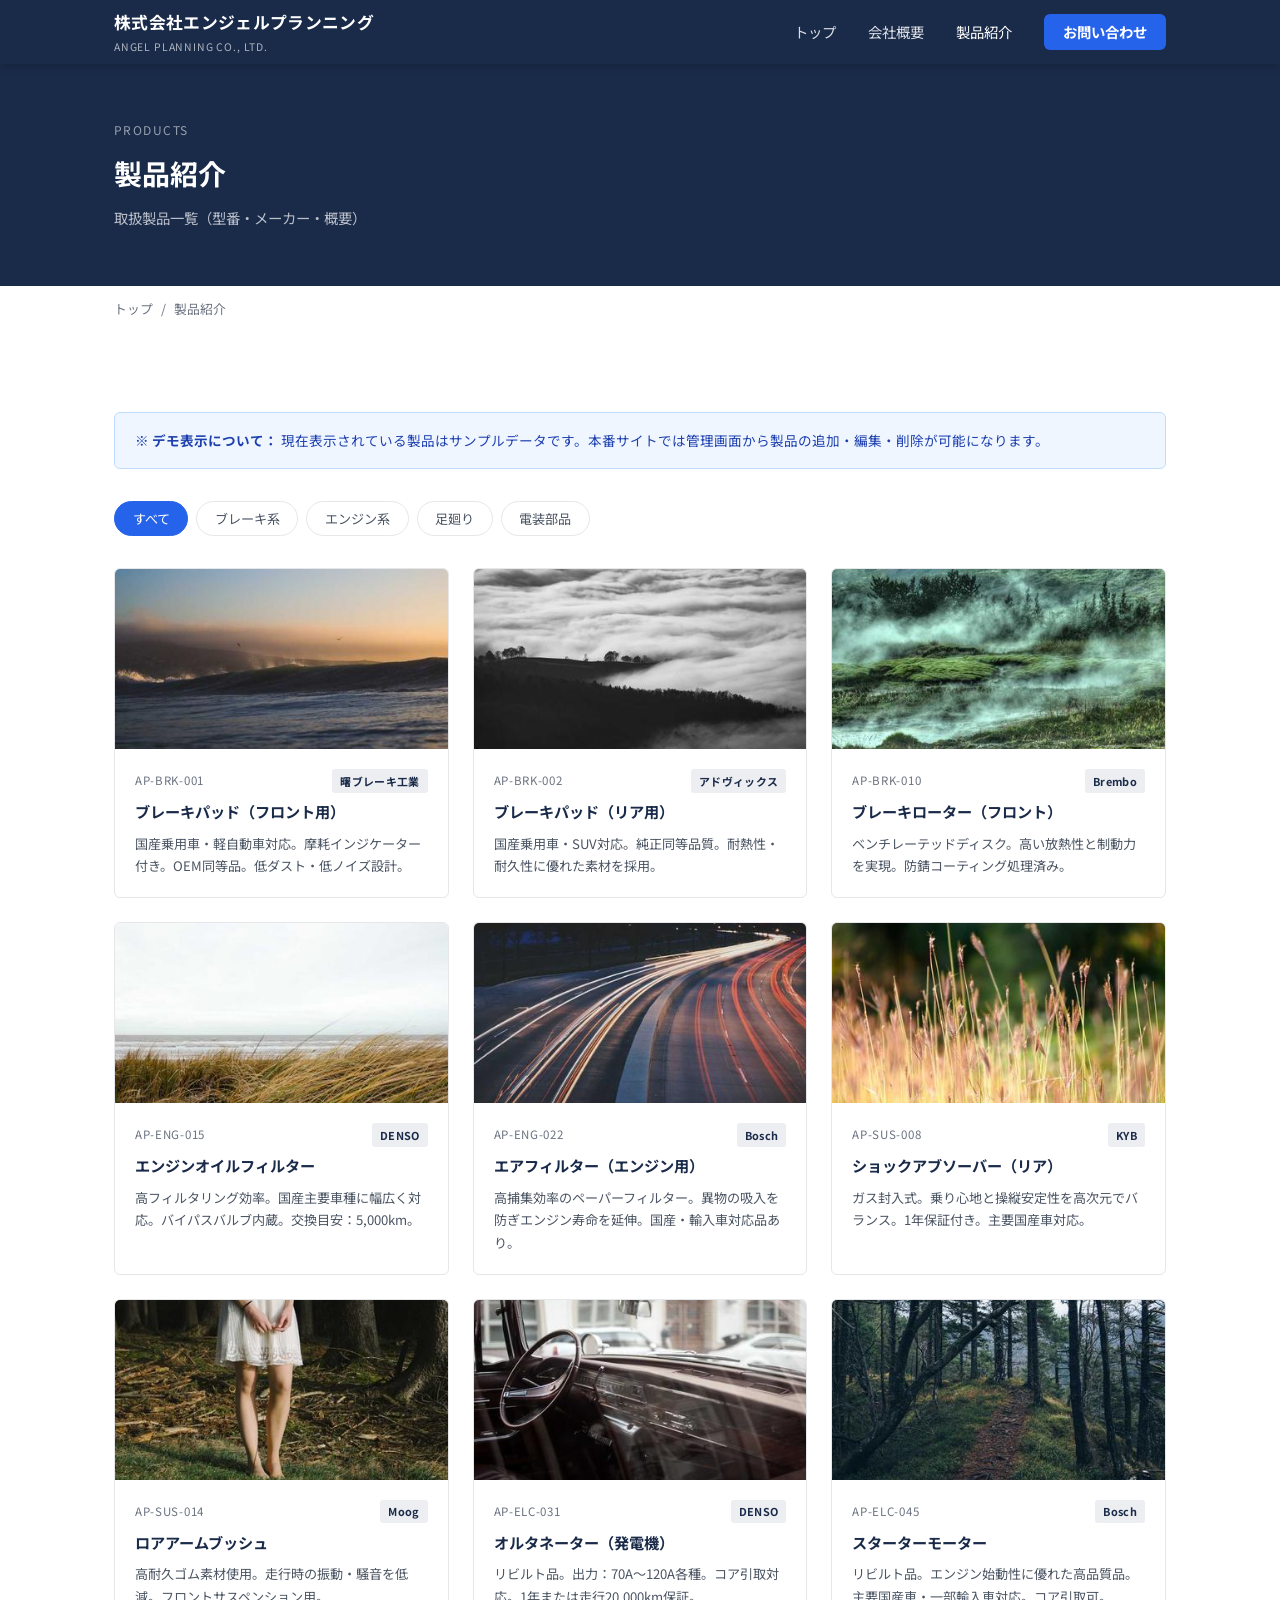
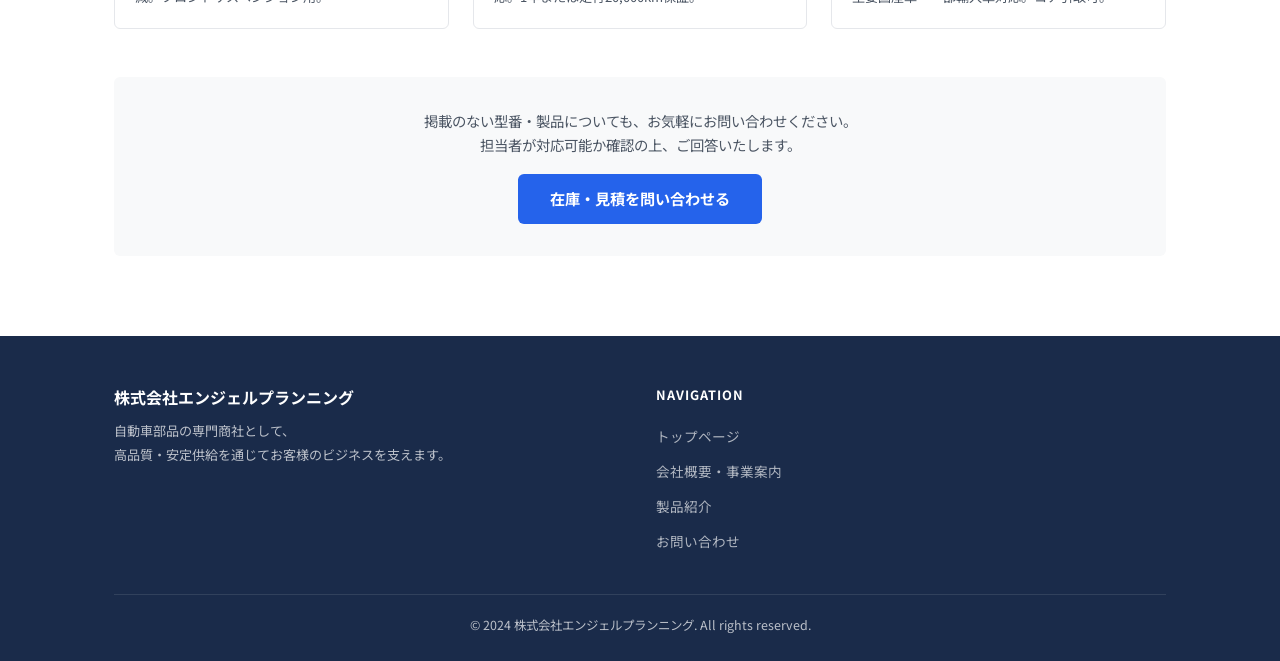
<file: products.html>
<!DOCTYPE html>
<html lang="ja">
<head>
  <meta charset="UTF-8">
  <meta name="viewport" content="width=device-width, initial-scale=1.0">
  <meta name="robots" content="noindex,nofollow">
  <title>製品紹介 | 株式会社エンジェルプランニング</title>
  <meta name="description" content="株式会社エンジェルプランニングの取扱製品一覧です。ブレーキ部品・エンジン部品・足廻り・電装部品など多数ラインアップ。">
  <link rel="preconnect" href="https://fonts.googleapis.com">
  <link rel="preconnect" href="https://fonts.gstatic.com" crossorigin>
  <link href="https://fonts.googleapis.com/css2?family=Noto+Sans+JP:wght@400;700&display=swap" rel="stylesheet">
  <link rel="stylesheet" href="assets/css/style.css">
</head>
<body class="page-body">

  <!-- ===== HEADER ===== -->
  <header class="site-header">
    <div class="container header-inner">
      <a href="index.html" class="site-logo">
        <span class="site-logo__main">株式会社エンジェルプランニング</span>
        <span class="site-logo__sub">Angel Planning Co., Ltd.</span>
      </a>
      <nav class="site-nav">
        <ul class="site-nav__list">
          <li><a href="index.html" class="site-nav__link">トップ</a></li>
          <li><a href="about.html" class="site-nav__link">会社概要</a></li>
          <li><a href="products.html" class="site-nav__link">製品紹介</a></li>
          <li><a href="contact.html" class="site-nav__link site-nav__link--cta">お問い合わせ</a></li>
        </ul>
      </nav>
      <button class="hamburger" aria-label="メニューを開く" aria-expanded="false">
        <span class="hamburger__line"></span>
        <span class="hamburger__line"></span>
        <span class="hamburger__line"></span>
      </button>
    </div>
    <nav class="mobile-nav">
      <ul class="mobile-nav__list">
        <li><a href="index.html" class="mobile-nav__link">トップ</a></li>
        <li><a href="about.html" class="mobile-nav__link">会社概要</a></li>
        <li><a href="products.html" class="mobile-nav__link">製品紹介</a></li>
        <li><a href="contact.html" class="mobile-nav__link">お問い合わせ</a></li>
      </ul>
    </nav>
  </header>

  <main>

    <!-- ===== PAGE HERO ===== -->
    <section class="page-hero">
      <div class="container">
        <p class="page-hero__label">Products</p>
        <h1 class="page-hero__title">製品紹介</h1>
        <p class="page-hero__desc">取扱製品一覧（型番・メーカー・概要）</p>
      </div>
    </section>

    <!-- Breadcrumb -->
    <div class="container">
      <nav class="breadcrumb" aria-label="パンくずリスト">
        <span><a href="index.html">トップ</a></span>
        <span>製品紹介</span>
      </nav>
    </div>

    <!-- ===== PRODUCTS ===== -->
    <section class="section">
      <div class="container">

        <!-- 注記バナー -->
        <div style="background: #eff6ff; border: 1px solid #bfdbfe; border-radius: 6px; padding: 1rem 1.25rem; margin-bottom: 2rem; font-size: 0.85rem; color: #1e40af;">
          <strong>※ デモ表示について：</strong>
          現在表示されている製品はサンプルデータです。本番サイトでは管理画面から製品の追加・編集・削除が可能になります。
        </div>

        <!-- フィルター -->
        <div class="products-filter fade-in">
          <button class="filter-btn is-active" data-filter="all">すべて</button>
          <button class="filter-btn" data-filter="brake">ブレーキ系</button>
          <button class="filter-btn" data-filter="engine">エンジン系</button>
          <button class="filter-btn" data-filter="suspension">足廻り</button>
          <button class="filter-btn" data-filter="electrical">電装部品</button>
        </div>

        <!-- 製品グリッド -->
        <div class="products-grid products-grid--full">

          <!-- ブレーキ系 -->
          <div class="product-card fade-in" data-category="brake">
            <div class="product-card__img">
              <img src="assets/images/brk-001.jpg" alt="ブレーキパッド（フロント用）" loading="lazy">
            </div>
            <div class="product-card__body">
              <div class="product-card__meta">
                <p class="product-card__code">AP-BRK-001</p>
                <span class="product-card__brand">曙ブレーキ工業</span>
              </div>
              <h3 class="product-card__name">ブレーキパッド（フロント用）</h3>
              <p class="product-card__desc">国産乗用車・軽自動車対応。摩耗インジケーター付き。OEM同等品。低ダスト・低ノイズ設計。</p>
            </div>
          </div>

          <div class="product-card fade-in" data-category="brake">
            <div class="product-card__img">
              <img src="assets/images/brk-002.jpg" alt="ブレーキパッド（リア用）" loading="lazy">
            </div>
            <div class="product-card__body">
              <div class="product-card__meta">
                <p class="product-card__code">AP-BRK-002</p>
                <span class="product-card__brand">アドヴィックス</span>
              </div>
              <h3 class="product-card__name">ブレーキパッド（リア用）</h3>
              <p class="product-card__desc">国産乗用車・SUV対応。純正同等品質。耐熱性・耐久性に優れた素材を採用。</p>
            </div>
          </div>

          <div class="product-card fade-in" data-category="brake">
            <div class="product-card__img">
              <img src="assets/images/brk-010.jpg" alt="ブレーキローター（フロント）" loading="lazy">
            </div>
            <div class="product-card__body">
              <div class="product-card__meta">
                <p class="product-card__code">AP-BRK-010</p>
                <span class="product-card__brand">Brembo</span>
              </div>
              <h3 class="product-card__name">ブレーキローター（フロント）</h3>
              <p class="product-card__desc">ベンチレーテッドディスク。高い放熱性と制動力を実現。防錆コーティング処理済み。</p>
            </div>
          </div>

          <!-- エンジン系 -->
          <div class="product-card fade-in" data-category="engine">
            <div class="product-card__img">
              <img src="assets/images/eng-015.jpg" alt="エンジンオイルフィルター" loading="lazy">
            </div>
            <div class="product-card__body">
              <div class="product-card__meta">
                <p class="product-card__code">AP-ENG-015</p>
                <span class="product-card__brand">DENSO</span>
              </div>
              <h3 class="product-card__name">エンジンオイルフィルター</h3>
              <p class="product-card__desc">高フィルタリング効率。国産主要車種に幅広く対応。バイパスバルブ内蔵。交換目安：5,000km。</p>
            </div>
          </div>

          <div class="product-card fade-in" data-category="engine">
            <div class="product-card__img">
              <img src="assets/images/eng-022.jpg" alt="エアフィルター（エンジン用）" loading="lazy">
            </div>
            <div class="product-card__body">
              <div class="product-card__meta">
                <p class="product-card__code">AP-ENG-022</p>
                <span class="product-card__brand">Bosch</span>
              </div>
              <h3 class="product-card__name">エアフィルター（エンジン用）</h3>
              <p class="product-card__desc">高捕集効率のペーパーフィルター。異物の吸入を防ぎエンジン寿命を延伸。国産・輸入車対応品あり。</p>
            </div>
          </div>

          <!-- 足廻り -->
          <div class="product-card fade-in" data-category="suspension">
            <div class="product-card__img">
              <img src="assets/images/sus-008.jpg" alt="ショックアブソーバー（リア）" loading="lazy">
            </div>
            <div class="product-card__body">
              <div class="product-card__meta">
                <p class="product-card__code">AP-SUS-008</p>
                <span class="product-card__brand">KYB</span>
              </div>
              <h3 class="product-card__name">ショックアブソーバー（リア）</h3>
              <p class="product-card__desc">ガス封入式。乗り心地と操縦安定性を高次元でバランス。1年保証付き。主要国産車対応。</p>
            </div>
          </div>

          <div class="product-card fade-in" data-category="suspension">
            <div class="product-card__img">
              <img src="assets/images/sus-014.jpg" alt="ロアアームブッシュ" loading="lazy">
            </div>
            <div class="product-card__body">
              <div class="product-card__meta">
                <p class="product-card__code">AP-SUS-014</p>
                <span class="product-card__brand">Moog</span>
              </div>
              <h3 class="product-card__name">ロアアームブッシュ</h3>
              <p class="product-card__desc">高耐久ゴム素材使用。走行時の振動・騒音を低減。フロントサスペンション用。</p>
            </div>
          </div>

          <!-- 電装部品 -->
          <div class="product-card fade-in" data-category="electrical">
            <div class="product-card__img">
              <img src="assets/images/elc-031.jpg" alt="オルタネーター（発電機）" loading="lazy">
            </div>
            <div class="product-card__body">
              <div class="product-card__meta">
                <p class="product-card__code">AP-ELC-031</p>
                <span class="product-card__brand">DENSO</span>
              </div>
              <h3 class="product-card__name">オルタネーター（発電機）</h3>
              <p class="product-card__desc">リビルト品。出力：70A〜120A各種。コア引取対応。1年または走行20,000km保証。</p>
            </div>
          </div>

          <div class="product-card fade-in" data-category="electrical">
            <div class="product-card__img">
              <img src="assets/images/elc-045.jpg" alt="スターターモーター" loading="lazy">
            </div>
            <div class="product-card__body">
              <div class="product-card__meta">
                <p class="product-card__code">AP-ELC-045</p>
                <span class="product-card__brand">Bosch</span>
              </div>
              <h3 class="product-card__name">スターターモーター</h3>
              <p class="product-card__desc">リビルト品。エンジン始動性に優れた高品質品。主要国産車・一部輸入車対応。コア引取可。</p>
            </div>
          </div>

        </div>

        <!-- お問い合わせへの誘導 -->
        <div style="text-align:center; margin-top: 3rem; padding: 2rem; background: var(--color-light); border-radius: 6px;" class="fade-in">
          <p style="font-size: 0.9rem; color: var(--color-text-muted); margin-bottom: 1rem;">
            掲載のない型番・製品についても、お気軽にお問い合わせください。<br>
            担当者が対応可能か確認の上、ご回答いたします。
          </p>
          <a href="contact.html" class="btn btn--primary">在庫・見積を問い合わせる</a>
        </div>

      </div>
    </section>

  </main>

  <!-- ===== FOOTER ===== -->
  <footer class="site-footer">
    <div class="container">
      <div class="footer-inner">
        <div class="footer-brand">
          <p class="footer-brand__name">株式会社エンジェルプランニング</p>
          <p class="footer-brand__desc">
            自動車部品の専門商社として、<br>
            高品質・安定供給を通じてお客様のビジネスを支えます。
          </p>
        </div>
        <div class="footer-nav">
          <p class="footer-nav__title">Navigation</p>
          <ul class="footer-nav__list">
            <li><a href="index.html" class="footer-nav__link">トップページ</a></li>
            <li><a href="about.html" class="footer-nav__link">会社概要・事業案内</a></li>
            <li><a href="products.html" class="footer-nav__link">製品紹介</a></li>
            <li><a href="contact.html" class="footer-nav__link">お問い合わせ</a></li>
          </ul>
        </div>
      </div>
      <div class="footer-bottom">
        <p>&copy; 2024 株式会社エンジェルプランニング. All rights reserved.</p>
      </div>
    </div>
  </footer>

  <script src="assets/js/main.js"></script>
</body>
</html>
</file>
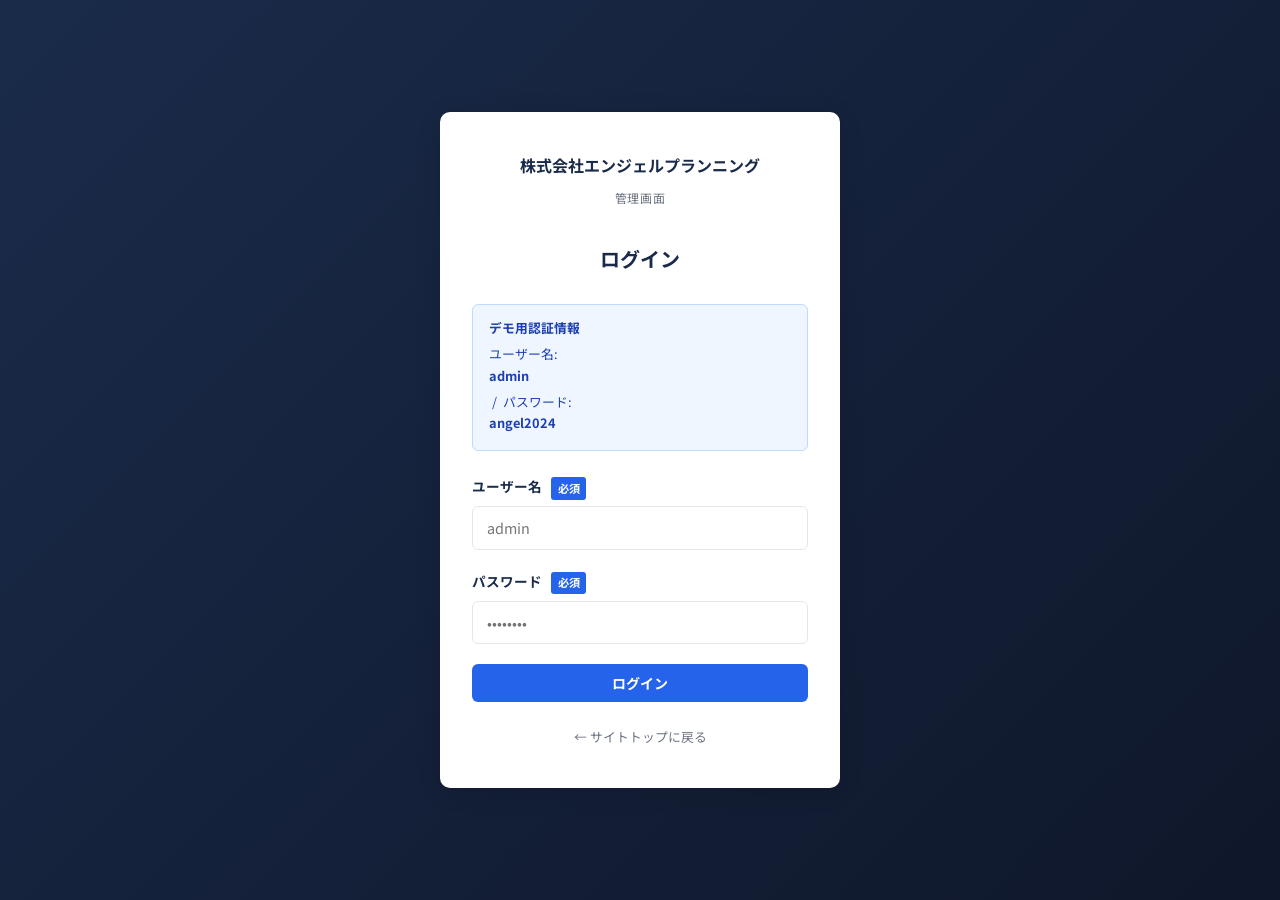
<file: admin/dashboard.html>
<!DOCTYPE html>
<html lang="ja">
<head>
  <meta charset="UTF-8">
  <meta name="viewport" content="width=device-width, initial-scale=1.0">
  <meta name="robots" content="noindex,nofollow">
  <title>ダッシュボード | 管理画面</title>
  <link rel="preconnect" href="https://fonts.googleapis.com">
  <link rel="preconnect" href="https://fonts.gstatic.com" crossorigin>
  <link href="https://fonts.googleapis.com/css2?family=Noto+Sans+JP:wght@400;700&display=swap" rel="stylesheet">
  <link rel="stylesheet" href="css/admin.css">
</head>
<body>
<div class="admin-layout">

  <!-- ===== SIDEBAR ===== -->
  <aside class="admin-sidebar">
    <a href="dashboard.html" class="sidebar-brand">
      <span class="sidebar-brand__main">管理画面</span>
      <span class="sidebar-brand__sub">エンジェルプランニング</span>
    </a>
    <nav class="sidebar-nav">
      <span class="sidebar-nav__label">メニュー</span>
      <a href="dashboard.html" class="sidebar-nav__link">
        <svg xmlns="http://www.w3.org/2000/svg" fill="none" viewBox="0 0 24 24" stroke-width="1.5" stroke="currentColor"><path stroke-linecap="round" stroke-linejoin="round" d="M3.75 6A2.25 2.25 0 0 1 6 3.75h2.25A2.25 2.25 0 0 1 10.5 6v2.25a2.25 2.25 0 0 1-2.25 2.25H6a2.25 2.25 0 0 1-2.25-2.25V6ZM3.75 15.75A2.25 2.25 0 0 1 6 13.5h2.25a2.25 2.25 0 0 1 2.25 2.25V18a2.25 2.25 0 0 1-2.25 2.25H6A2.25 2.25 0 0 1 3.75 18v-2.25ZM13.5 6a2.25 2.25 0 0 1 2.25-2.25H18A2.25 2.25 0 0 1 20.25 6v2.25A2.25 2.25 0 0 1 18 10.5h-2.25a2.25 2.25 0 0 1-2.25-2.25V6ZM13.5 15.75a2.25 2.25 0 0 1 2.25-2.25H18a2.25 2.25 0 0 1 2.25 2.25V18A2.25 2.25 0 0 1 18 20.25h-2.25A2.25 2.25 0 0 1 13.5 18v-2.25Z" /></svg>
        ダッシュボード
      </a>
      <a href="products.html" class="sidebar-nav__link">
        <svg xmlns="http://www.w3.org/2000/svg" fill="none" viewBox="0 0 24 24" stroke-width="1.5" stroke="currentColor"><path stroke-linecap="round" stroke-linejoin="round" d="m21 7.5-9-5.25L3 7.5m18 0-9 5.25m9-5.25v9l-9 5.25M3 7.5l9 5.25M3 7.5v9l9 5.25m0-9v9" /></svg>
        製品管理
      </a>
      <a href="inquiries.html" class="sidebar-nav__link">
        <svg xmlns="http://www.w3.org/2000/svg" fill="none" viewBox="0 0 24 24" stroke-width="1.5" stroke="currentColor"><path stroke-linecap="round" stroke-linejoin="round" d="M21.75 6.75v10.5a2.25 2.25 0 0 1-2.25 2.25h-15a2.25 2.25 0 0 1-2.25-2.25V6.75m19.5 0A2.25 2.25 0 0 0 19.5 4.5h-15a2.25 2.25 0 0 0-2.25 2.25m19.5 0v.243a2.25 2.25 0 0 1-1.07 1.916l-7.5 4.615a2.25 2.25 0 0 1-2.36 0L3.32 8.91a2.25 2.25 0 0 1-1.07-1.916V6.75" /></svg>
        お問い合わせ
        <span class="sidebar-badge" id="inquiryBadge"></span>
      </a>
    </nav>
    <div class="sidebar-footer">
      <a href="../index.html" class="sidebar-back-link">
        <svg xmlns="http://www.w3.org/2000/svg" fill="none" viewBox="0 0 24 24" stroke-width="1.5" stroke="currentColor"><path stroke-linecap="round" stroke-linejoin="round" d="M10.5 19.5 3 12m0 0 7.5-7.5M3 12h18" /></svg>
        サイトに戻る
      </a>
    </div>
  </aside>

  <!-- ===== MAIN ===== -->
  <div class="admin-main">

    <header class="admin-topbar">
      <span class="topbar-title">ダッシュボード</span>
      <div class="topbar-user">
        <span class="topbar-user__name">管理者</span>
        <button class="topbar-logout" id="logoutBtn">ログアウト</button>
      </div>
    </header>

    <div class="admin-content">

      <!-- 統計カード -->
      <div class="stats-grid fade-in">
        <div class="stat-card stat-card--accent">
          <p class="stat-card__label">登録製品数</p>
          <p class="stat-card__value" id="statProducts">—</p>
          <p class="stat-card__sub">件</p>
        </div>
        <div class="stat-card">
          <p class="stat-card__label">カテゴリ数</p>
          <p class="stat-card__value" id="statCategories">—</p>
          <p class="stat-card__sub">種類</p>
        </div>
        <div class="stat-card">
          <p class="stat-card__label">問い合わせ件数</p>
          <p class="stat-card__value" id="statInquiries">—</p>
          <p class="stat-card__sub">件（累計）</p>
        </div>
        <div class="stat-card stat-card--danger">
          <p class="stat-card__label">未対応</p>
          <p class="stat-card__value" id="statOpen">—</p>
          <p class="stat-card__sub">件</p>
        </div>
      </div>

      <!-- メインコンテンツグリッド -->
      <div class="dashboard-grid fade-in">

        <!-- 最近のお問い合わせ -->
        <div class="card">
          <div class="dashboard-section-title">最近のお問い合わせ（最新5件）</div>
          <div class="admin-table-wrap">
            <table class="admin-table">
              <thead>
                <tr>
                  <th>日付</th>
                  <th>会社名</th>
                  <th>件名</th>
                  <th>状況</th>
                </tr>
              </thead>
              <tbody id="recentInquiries"></tbody>
            </table>
          </div>
        </div>

        <!-- カテゴリ内訳 -->
        <div class="card">
          <div class="dashboard-section-title">製品カテゴリ別内訳</div>
          <div class="category-breakdown" id="categoryBreakdown"></div>
        </div>

      </div>

    </div><!-- /admin-content -->
  </div><!-- /admin-main -->

</div><!-- /admin-layout -->

<div id="toastContainer" class="toast-container"></div>

<script src="js/admin-auth.js"></script>
<script src="js/admin-data.js"></script>
<script src="js/admin-ui.js"></script>
<script>
  AdminAuth.guard();
  AdminData.init();
  AdminUI.init();

  /* 統計 */
  var stats = AdminData.getStats();
  document.getElementById('statProducts').textContent = stats.productCount;
  document.getElementById('statCategories').textContent = stats.categoryCount;
  document.getElementById('statInquiries').textContent = stats.inquiryCount;
  document.getElementById('statOpen').textContent = stats.openCount;

  /* 最近のお問い合わせ */
  var inquiries = AdminData.getInquiries();
  var sorted = inquiries.slice().sort(function (a, b) {
    return new Date(b.date) - new Date(a.date);
  }).slice(0, 5);

  var statusLabel = { open: '未対応', 'in-progress': '対応中', done: '完了' };
  var statusClass = { open: 'status-badge--open', 'in-progress': 'status-badge--in-progress', done: 'status-badge--done' };

  var tbody = document.getElementById('recentInquiries');
  if (sorted.length === 0) {
    tbody.innerHTML = '<tr><td colspan="4" class="empty-state">データがありません</td></tr>';
  } else {
    sorted.forEach(function (inq) {
      var dt = new Date(inq.date);
      var dateStr = dt.getFullYear() + '/' + ('0' + (dt.getMonth() + 1)).slice(-2) + '/' + ('0' + dt.getDate()).slice(-2);
      var tr = document.createElement('tr');
      tr.innerHTML =
        '<td class="td-code">' + dateStr + '</td>' +
        '<td>' + escHtml(inq.company) + '</td>' +
        '<td>' + escHtml(inq.subject) + '</td>' +
        '<td><span class="status-badge ' + (statusClass[inq.status] || '') + '">' + (statusLabel[inq.status] || inq.status) + '</span></td>';
      tbody.appendChild(tr);
    });
  }

  /* カテゴリ内訳 */
  var catNames = { brake: 'ブレーキ系', engine: 'エンジン系', suspension: '足廻り', electrical: '電装部品' };
  var breakdown = document.getElementById('categoryBreakdown');
  var cats = stats.categories;
  var catKeys = Object.keys(cats);
  if (catKeys.length === 0) {
    breakdown.innerHTML = '<p class="empty-state">データがありません</p>';
  } else {
    catKeys.forEach(function (key) {
      var item = document.createElement('div');
      item.className = 'category-breakdown-item';
      item.innerHTML =
        '<span>' + (catNames[key] || key) + '</span>' +
        '<span class="category-breakdown-item__count">' + cats[key] + ' 件</span>';
      breakdown.appendChild(item);
    });
  }

  function escHtml(str) {
    return String(str)
      .replace(/&/g, '&amp;')
      .replace(/</g, '&lt;')
      .replace(/>/g, '&gt;')
      .replace(/"/g, '&quot;');
  }
</script>
</body>
</html>
</file>
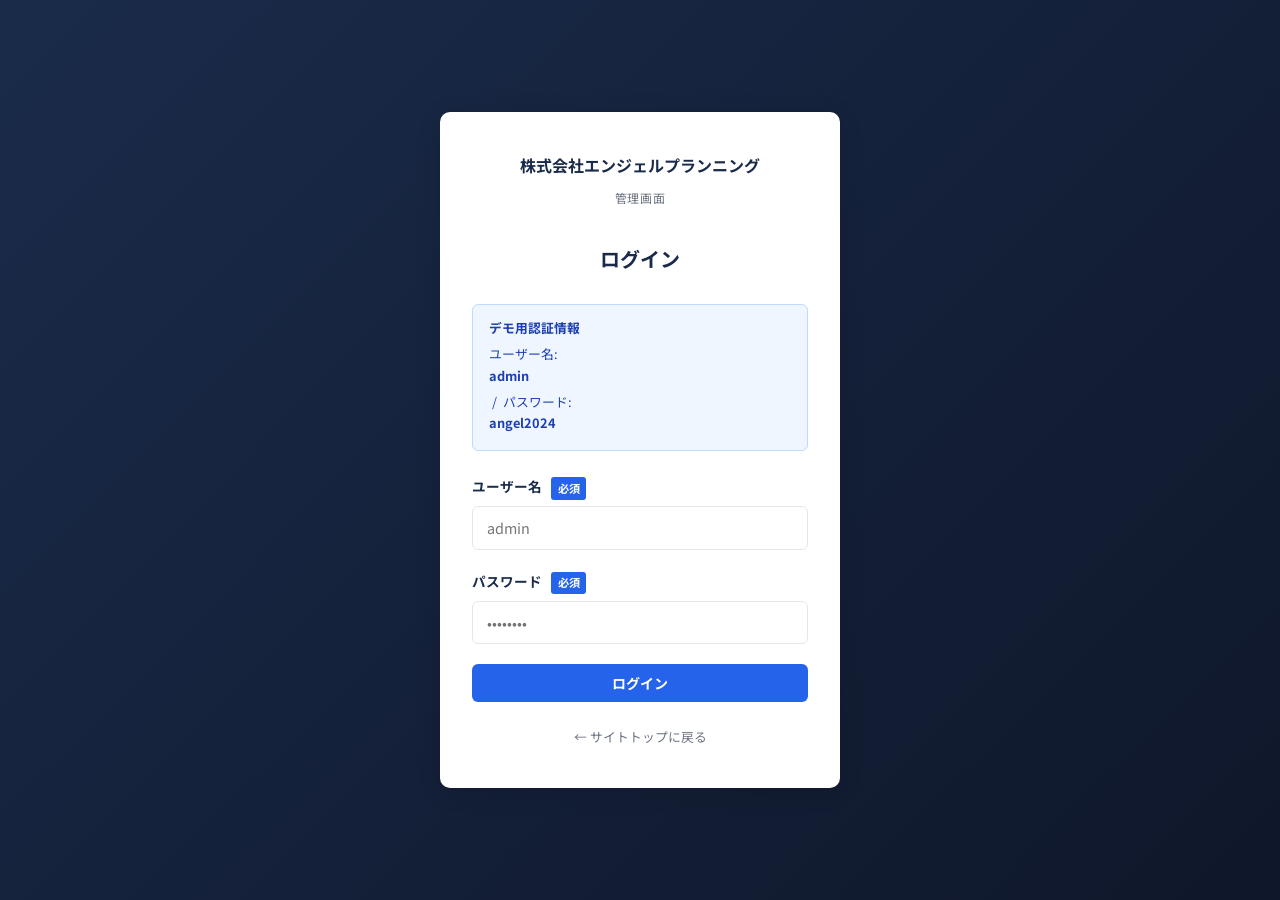
<file: admin/inquiries.html>
<!DOCTYPE html>
<html lang="ja">
<head>
  <meta charset="UTF-8">
  <meta name="viewport" content="width=device-width, initial-scale=1.0">
  <meta name="robots" content="noindex,nofollow">
  <title>お問い合わせ管理 | 管理画面</title>
  <link rel="preconnect" href="https://fonts.googleapis.com">
  <link rel="preconnect" href="https://fonts.gstatic.com" crossorigin>
  <link href="https://fonts.googleapis.com/css2?family=Noto+Sans+JP:wght@400;700&display=swap" rel="stylesheet">
  <link rel="stylesheet" href="css/admin.css">
</head>
<body>
<div class="admin-layout">

  <!-- ===== SIDEBAR ===== -->
  <aside class="admin-sidebar">
    <a href="dashboard.html" class="sidebar-brand">
      <span class="sidebar-brand__main">管理画面</span>
      <span class="sidebar-brand__sub">エンジェルプランニング</span>
    </a>
    <nav class="sidebar-nav">
      <span class="sidebar-nav__label">メニュー</span>
      <a href="dashboard.html" class="sidebar-nav__link">
        <svg xmlns="http://www.w3.org/2000/svg" fill="none" viewBox="0 0 24 24" stroke-width="1.5" stroke="currentColor"><path stroke-linecap="round" stroke-linejoin="round" d="M3.75 6A2.25 2.25 0 0 1 6 3.75h2.25A2.25 2.25 0 0 1 10.5 6v2.25a2.25 2.25 0 0 1-2.25 2.25H6a2.25 2.25 0 0 1-2.25-2.25V6ZM3.75 15.75A2.25 2.25 0 0 1 6 13.5h2.25a2.25 2.25 0 0 1 2.25 2.25V18a2.25 2.25 0 0 1-2.25 2.25H6A2.25 2.25 0 0 1 3.75 18v-2.25ZM13.5 6a2.25 2.25 0 0 1 2.25-2.25H18A2.25 2.25 0 0 1 20.25 6v2.25A2.25 2.25 0 0 1 18 10.5h-2.25a2.25 2.25 0 0 1-2.25-2.25V6ZM13.5 15.75a2.25 2.25 0 0 1 2.25-2.25H18a2.25 2.25 0 0 1 2.25 2.25V18A2.25 2.25 0 0 1 18 20.25h-2.25A2.25 2.25 0 0 1 13.5 18v-2.25Z" /></svg>
        ダッシュボード
      </a>
      <a href="products.html" class="sidebar-nav__link">
        <svg xmlns="http://www.w3.org/2000/svg" fill="none" viewBox="0 0 24 24" stroke-width="1.5" stroke="currentColor"><path stroke-linecap="round" stroke-linejoin="round" d="m21 7.5-9-5.25L3 7.5m18 0-9 5.25m9-5.25v9l-9 5.25M3 7.5l9 5.25M3 7.5v9l9 5.25m0-9v9" /></svg>
        製品管理
      </a>
      <a href="inquiries.html" class="sidebar-nav__link">
        <svg xmlns="http://www.w3.org/2000/svg" fill="none" viewBox="0 0 24 24" stroke-width="1.5" stroke="currentColor"><path stroke-linecap="round" stroke-linejoin="round" d="M21.75 6.75v10.5a2.25 2.25 0 0 1-2.25 2.25h-15a2.25 2.25 0 0 1-2.25-2.25V6.75m19.5 0A2.25 2.25 0 0 0 19.5 4.5h-15a2.25 2.25 0 0 0-2.25 2.25m19.5 0v.243a2.25 2.25 0 0 1-1.07 1.916l-7.5 4.615a2.25 2.25 0 0 1-2.36 0L3.32 8.91a2.25 2.25 0 0 1-1.07-1.916V6.75" /></svg>
        お問い合わせ
        <span class="sidebar-badge" id="inquiryBadge"></span>
      </a>
    </nav>
    <div class="sidebar-footer">
      <a href="../index.html" class="sidebar-back-link">
        <svg xmlns="http://www.w3.org/2000/svg" fill="none" viewBox="0 0 24 24" stroke-width="1.5" stroke="currentColor"><path stroke-linecap="round" stroke-linejoin="round" d="M10.5 19.5 3 12m0 0 7.5-7.5M3 12h18" /></svg>
        サイトに戻る
      </a>
    </div>
  </aside>

  <!-- ===== MAIN ===== -->
  <div class="admin-main">

    <header class="admin-topbar">
      <span class="topbar-title">お問い合わせ管理</span>
      <div class="topbar-user">
        <span class="topbar-user__name">管理者</span>
        <button class="topbar-logout" id="logoutBtn">ログアウト</button>
      </div>
    </header>

    <div class="admin-content">

      <div class="page-header fade-in">
        <h1 class="page-header__title">お問い合わせ一覧 <span id="inquiryCount"></span></h1>
      </div>

      <!-- フィルター -->
      <div class="filter-bar fade-in" id="filterBar">
        <button class="filter-btn is-active" data-filter="all">すべて</button>
        <button class="filter-btn" data-filter="open">未対応</button>
        <button class="filter-btn" data-filter="in-progress">対応中</button>
        <button class="filter-btn" data-filter="done">完了</button>
      </div>

      <!-- アコーディオンリスト -->
      <div class="card fade-in">
        <div class="inquiry-list" id="inquiryList"></div>
      </div>

    </div><!-- /admin-content -->
  </div><!-- /admin-main -->

</div><!-- /admin-layout -->

<div id="toastContainer" class="toast-container"></div>

<script src="js/admin-auth.js"></script>
<script src="js/admin-data.js"></script>
<script src="js/admin-ui.js"></script>
<script>
  AdminAuth.guard();
  AdminData.init();
  AdminUI.init();

  var STATUS_LABEL = { open: '未対応', 'in-progress': '対応中', done: '完了' };
  var STATUS_CLASS = { open: 'status-badge--open', 'in-progress': 'status-badge--in-progress', done: 'status-badge--done' };
  var currentFilter = 'all';

  function escHtml(str) {
    return String(str)
      .replace(/&/g, '&amp;')
      .replace(/</g, '&lt;')
      .replace(/>/g, '&gt;')
      .replace(/"/g, '&quot;');
  }

  function formatDate(isoStr) {
    var d = new Date(isoStr);
    return d.getFullYear() + '/' +
      ('0' + (d.getMonth() + 1)).slice(-2) + '/' +
      ('0' + d.getDate()).slice(-2);
  }

  function renderList() {
    var inquiries = AdminData.getInquiries();
    var sorted = inquiries.slice().sort(function (a, b) {
      return new Date(b.date) - new Date(a.date);
    });
    var filtered = currentFilter === 'all'
      ? sorted
      : sorted.filter(function (q) { return q.status === currentFilter; });

    document.getElementById('inquiryCount').textContent = '（' + filtered.length + '件）';

    var list = document.getElementById('inquiryList');
    list.innerHTML = '';

    if (filtered.length === 0) {
      list.innerHTML = '<div class="empty-state">該当するお問い合わせがありません</div>';
      return;
    }

    filtered.forEach(function (inq) {
      var item = document.createElement('div');
      item.className = 'inquiry-item';
      item.dataset.id = inq.id;

      // ヘッダー
      var header = document.createElement('div');
      header.className = 'inquiry-header';
      header.innerHTML =
        '<span class="inquiry-date">' + formatDate(inq.date) + '</span>' +
        '<span class="inquiry-subject">' + escHtml(inq.subject) + '</span>' +
        '<span class="inquiry-company">' + escHtml(inq.company) + '</span>' +
        '<span><span class="status-badge ' + (STATUS_CLASS[inq.status] || '') + '">' + (STATUS_LABEL[inq.status] || inq.status) + '</span></span>' +
        '<svg class="inquiry-chevron" xmlns="http://www.w3.org/2000/svg" fill="none" viewBox="0 0 24 24" stroke-width="2" stroke="currentColor"><path stroke-linecap="round" stroke-linejoin="round" d="m19.5 8.25-7.5 7.5-7.5-7.5" /></svg>';

      // ボディ
      var body = document.createElement('div');
      body.className = 'inquiry-body';

      // アクションボタン構築
      var actionBtns = '';
      if (inq.status === 'open') {
        actionBtns += '<button class="btn btn--outline btn--sm js-status-btn" data-id="' + inq.id + '" data-status="in-progress">対応中にする</button>';
      }
      if (inq.status !== 'done') {
        actionBtns += '<button class="btn btn--primary btn--sm js-status-btn" data-id="' + inq.id + '" data-status="done">完了にする</button>';
      }
      if (inq.status === 'done') {
        actionBtns += '<button class="btn btn--ghost btn--sm js-status-btn" data-id="' + inq.id + '" data-status="open">未対応に戻す</button>';
      }

      body.innerHTML =
        '<div class="inquiry-detail-grid">' +
          '<div class="inquiry-detail-item"><span class="inquiry-detail-label">会社名:</span><span class="inquiry-detail-value">' + escHtml(inq.company) + '</span></div>' +
          '<div class="inquiry-detail-item"><span class="inquiry-detail-label">担当者:</span><span class="inquiry-detail-value">' + escHtml(inq.name) + '</span></div>' +
          '<div class="inquiry-detail-item"><span class="inquiry-detail-label">電話番号:</span><span class="inquiry-detail-value">' + escHtml(inq.tel) + '</span></div>' +
          '<div class="inquiry-detail-item"><span class="inquiry-detail-label">メール:</span><span class="inquiry-detail-value">' + escHtml(inq.email) + '</span></div>' +
        '</div>' +
        '<p class="inquiry-message-label">お問い合わせ内容</p>' +
        '<div class="inquiry-message-body">' + escHtml(inq.message) + '</div>' +
        '<div class="inquiry-actions">' + actionBtns + '</div>';

      item.appendChild(header);
      item.appendChild(body);
      list.appendChild(item);

      // アコーディオン
      header.addEventListener('click', function () {
        var isOpen = body.classList.toggle('is-open');
        header.classList.toggle('is-open', isOpen);
      });

      // 状況変更ボタン
      body.querySelectorAll('.js-status-btn').forEach(function (btn) {
        btn.addEventListener('click', function (e) {
          e.stopPropagation();
          var id = btn.dataset.id;
          var newStatus = btn.dataset.status;
          AdminData.updateInquiryStatus(id, newStatus);
          AdminUI.showToast('状況を「' + STATUS_LABEL[newStatus] + '」に更新しました', 'success');
          AdminUI.updateInquiryBadge();
          renderList();
        });
      });
    });
  }

  // フィルター
  document.getElementById('filterBar').addEventListener('click', function (e) {
    var btn = e.target.closest('.filter-btn');
    if (!btn) return;
    document.querySelectorAll('.filter-btn').forEach(function (b) { b.classList.remove('is-active'); });
    btn.classList.add('is-active');
    currentFilter = btn.dataset.filter;
    renderList();
  });

  renderList();
</script>
</body>
</html>
</file>
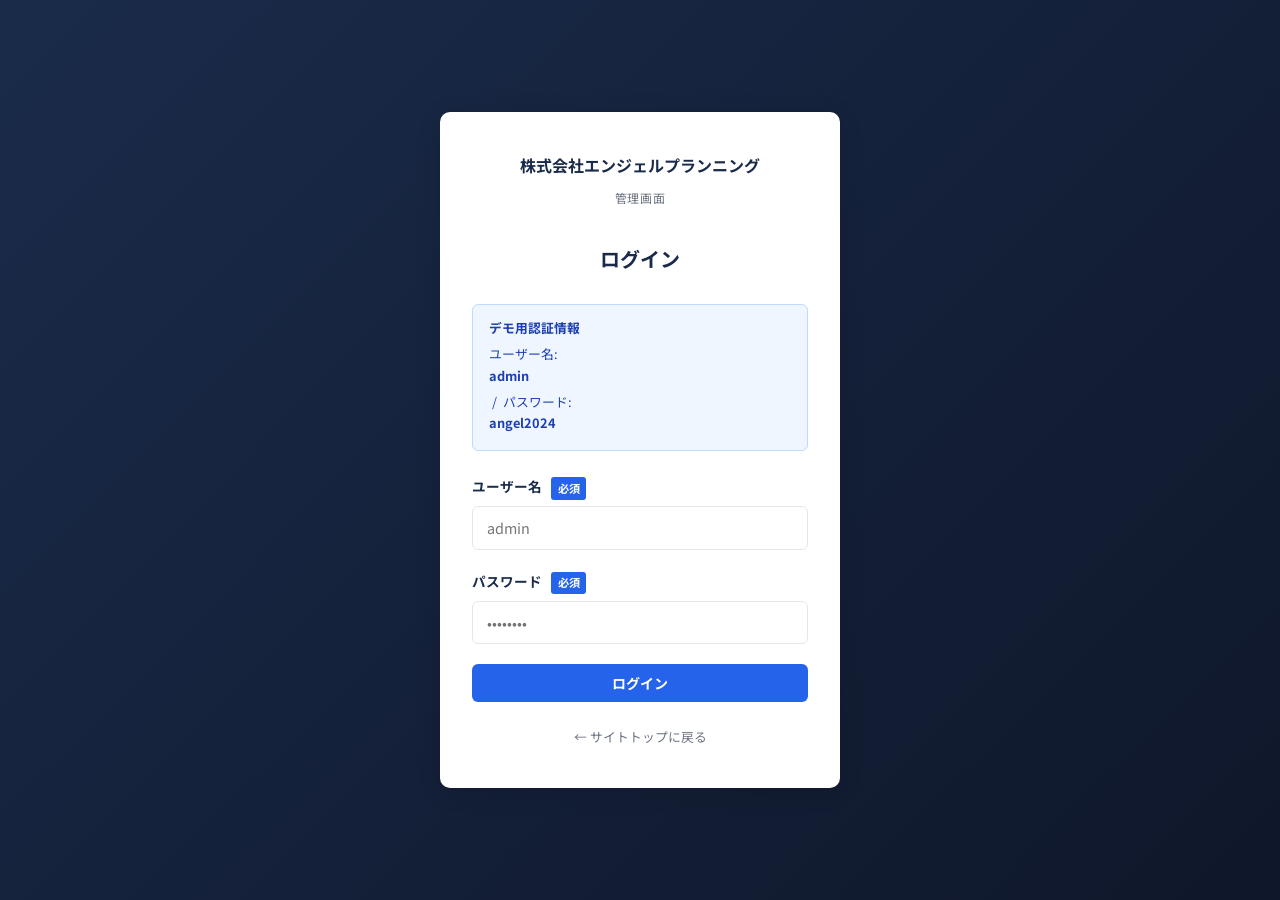
<file: admin/product-edit.html>
<!DOCTYPE html>
<html lang="ja">
<head>
  <meta charset="UTF-8">
  <meta name="viewport" content="width=device-width, initial-scale=1.0">
  <meta name="robots" content="noindex,nofollow">
  <title>製品編集 | 管理画面</title>
  <link rel="preconnect" href="https://fonts.googleapis.com">
  <link rel="preconnect" href="https://fonts.gstatic.com" crossorigin>
  <link href="https://fonts.googleapis.com/css2?family=Noto+Sans+JP:wght@400;700&display=swap" rel="stylesheet">
  <link rel="stylesheet" href="css/admin.css">
</head>
<body>
<div class="admin-layout">

  <!-- ===== SIDEBAR ===== -->
  <aside class="admin-sidebar">
    <a href="dashboard.html" class="sidebar-brand">
      <span class="sidebar-brand__main">管理画面</span>
      <span class="sidebar-brand__sub">エンジェルプランニング</span>
    </a>
    <nav class="sidebar-nav">
      <span class="sidebar-nav__label">メニュー</span>
      <a href="dashboard.html" class="sidebar-nav__link">
        <svg xmlns="http://www.w3.org/2000/svg" fill="none" viewBox="0 0 24 24" stroke-width="1.5" stroke="currentColor"><path stroke-linecap="round" stroke-linejoin="round" d="M3.75 6A2.25 2.25 0 0 1 6 3.75h2.25A2.25 2.25 0 0 1 10.5 6v2.25a2.25 2.25 0 0 1-2.25 2.25H6a2.25 2.25 0 0 1-2.25-2.25V6ZM3.75 15.75A2.25 2.25 0 0 1 6 13.5h2.25a2.25 2.25 0 0 1 2.25 2.25V18a2.25 2.25 0 0 1-2.25 2.25H6A2.25 2.25 0 0 1 3.75 18v-2.25ZM13.5 6a2.25 2.25 0 0 1 2.25-2.25H18A2.25 2.25 0 0 1 20.25 6v2.25A2.25 2.25 0 0 1 18 10.5h-2.25a2.25 2.25 0 0 1-2.25-2.25V6ZM13.5 15.75a2.25 2.25 0 0 1 2.25-2.25H18a2.25 2.25 0 0 1 2.25 2.25V18A2.25 2.25 0 0 1 18 20.25h-2.25A2.25 2.25 0 0 1 13.5 18v-2.25Z" /></svg>
        ダッシュボード
      </a>
      <a href="products.html" class="sidebar-nav__link">
        <svg xmlns="http://www.w3.org/2000/svg" fill="none" viewBox="0 0 24 24" stroke-width="1.5" stroke="currentColor"><path stroke-linecap="round" stroke-linejoin="round" d="m21 7.5-9-5.25L3 7.5m18 0-9 5.25m9-5.25v9l-9 5.25M3 7.5l9 5.25M3 7.5v9l9 5.25m0-9v9" /></svg>
        製品管理
      </a>
      <a href="inquiries.html" class="sidebar-nav__link">
        <svg xmlns="http://www.w3.org/2000/svg" fill="none" viewBox="0 0 24 24" stroke-width="1.5" stroke="currentColor"><path stroke-linecap="round" stroke-linejoin="round" d="M21.75 6.75v10.5a2.25 2.25 0 0 1-2.25 2.25h-15a2.25 2.25 0 0 1-2.25-2.25V6.75m19.5 0A2.25 2.25 0 0 0 19.5 4.5h-15a2.25 2.25 0 0 0-2.25 2.25m19.5 0v.243a2.25 2.25 0 0 1-1.07 1.916l-7.5 4.615a2.25 2.25 0 0 1-2.36 0L3.32 8.91a2.25 2.25 0 0 1-1.07-1.916V6.75" /></svg>
        お問い合わせ
        <span class="sidebar-badge" id="inquiryBadge"></span>
      </a>
    </nav>
    <div class="sidebar-footer">
      <a href="../index.html" class="sidebar-back-link">
        <svg xmlns="http://www.w3.org/2000/svg" fill="none" viewBox="0 0 24 24" stroke-width="1.5" stroke="currentColor"><path stroke-linecap="round" stroke-linejoin="round" d="M10.5 19.5 3 12m0 0 7.5-7.5M3 12h18" /></svg>
        サイトに戻る
      </a>
    </div>
  </aside>

  <!-- ===== MAIN ===== -->
  <div class="admin-main">

    <header class="admin-topbar">
      <span class="topbar-title" id="pageTitle">製品追加</span>
      <div class="topbar-user">
        <span class="topbar-user__name">管理者</span>
        <button class="topbar-logout" id="logoutBtn">ログアウト</button>
      </div>
    </header>

    <div class="admin-content">

      <div class="page-header fade-in">
        <h1 class="page-header__title" id="formTitle">製品を追加</h1>
        <a href="products.html" class="btn btn--ghost">
          <svg xmlns="http://www.w3.org/2000/svg" fill="none" viewBox="0 0 24 24" stroke-width="1.5" stroke="currentColor"><path stroke-linecap="round" stroke-linejoin="round" d="M10.5 19.5 3 12m0 0 7.5-7.5M3 12h18" /></svg>
          一覧に戻る
        </a>
      </div>

      <div class="edit-layout fade-in">

        <!-- フォーム -->
        <div class="card">
          <div class="card-body">
            <form id="productForm" novalidate>

              <div class="form-group">
                <label for="fieldCode">型番 <span class="required">必須</span></label>
                <input type="text" id="fieldCode" class="form-control" placeholder="例: AP-BRK-999">
                <p class="form-error" id="fieldCodeError"></p>
                <p class="form-hint">形式: AP-[カテゴリ大文字]-[数字3桁以上]</p>
              </div>

              <div class="form-group">
                <label for="fieldName">製品名 <span class="required">必須</span></label>
                <input type="text" id="fieldName" class="form-control" placeholder="例: ブレーキパッド（フロント用）">
                <p class="form-error" id="fieldNameError"></p>
              </div>

              <div class="form-group">
                <label for="fieldCategory">カテゴリ <span class="required">必須</span></label>
                <select id="fieldCategory" class="form-control">
                  <option value="">選択してください</option>
                  <option value="brake">ブレーキ系</option>
                  <option value="engine">エンジン系</option>
                  <option value="suspension">足廻り</option>
                  <option value="electrical">電装部品</option>
                </select>
                <p class="form-error" id="fieldCategoryError"></p>
              </div>

              <div class="form-group">
                <label for="fieldMaker">メーカー <span class="required">必須</span></label>
                <input type="text" id="fieldMaker" class="form-control" placeholder="例: DENSO">
                <p class="form-error" id="fieldMakerError"></p>
              </div>

              <div class="form-group">
                <label for="fieldImage">画像ファイル名</label>
                <input type="text" id="fieldImage" class="form-control" placeholder="例: brk-001.jpg">
                <p class="form-hint">assets/images/ フォルダ内のファイル名を入力するとプレビューが表示されます</p>
              </div>

              <div class="form-group">
                <label for="fieldDescription">製品説明</label>
                <textarea id="fieldDescription" class="form-control" rows="4" placeholder="製品の特徴・仕様を入力してください"></textarea>
              </div>

              <div style="display: flex; gap: 0.75rem; justify-content: flex-end; margin-top: 1rem;">
                <a href="products.html" class="btn btn--ghost">キャンセル</a>
                <button type="submit" class="btn btn--primary">
                  <svg xmlns="http://www.w3.org/2000/svg" fill="none" viewBox="0 0 24 24" stroke-width="2" stroke="currentColor"><path stroke-linecap="round" stroke-linejoin="round" d="m4.5 12.75 6 6 9-13.5" /></svg>
                  保存する
                </button>
              </div>

            </form>
          </div>
        </div>

        <!-- 画像プレビュー -->
        <div>
          <div class="card">
            <div class="card-body">
              <p style="font-size: 0.8rem; font-weight: 700; color: var(--color-primary); margin-bottom: 0.75rem;">画像プレビュー</p>
              <div class="img-preview" id="imgPreview">
                <div class="img-preview-placeholder" id="imgPlaceholder">
                  <svg xmlns="http://www.w3.org/2000/svg" fill="none" viewBox="0 0 24 24" stroke-width="1" stroke="currentColor"><path stroke-linecap="round" stroke-linejoin="round" d="m2.25 15.75 5.159-5.159a2.25 2.25 0 0 1 3.182 0l5.159 5.159m-1.5-1.5 1.409-1.409a2.25 2.25 0 0 1 3.182 0l2.909 2.909m-18 3.75h16.5a1.5 1.5 0 0 0 1.5-1.5V6a1.5 1.5 0 0 0-1.5-1.5H3.75A1.5 1.5 0 0 0 2.25 6v12a1.5 1.5 0 0 0 1.5 1.5Zm10.5-11.25h.008v.008h-.008V8.25Zm.375 0a.375.375 0 1 1-.75 0 .375.375 0 0 1 .75 0Z" /></svg>
                  <span>画像なし</span>
                </div>
                <img id="imgPreviewEl" src="" alt="" style="display: none;">
              </div>
            </div>
          </div>
        </div>

      </div><!-- /edit-layout -->

    </div><!-- /admin-content -->
  </div><!-- /admin-main -->

</div><!-- /admin-layout -->

<div id="toastContainer" class="toast-container"></div>

<script src="js/admin-auth.js"></script>
<script src="js/admin-data.js"></script>
<script src="js/admin-ui.js"></script>
<script>
  AdminAuth.guard();
  AdminData.init();
  AdminUI.init();

  var CODE_PATTERN = /^AP-[A-Z]+-\d+$/;
  var isEditMode = false;
  var editCode = null;

  /* URLパラメータで編集モード判定 */
  var params = new URLSearchParams(location.search);
  var idParam = params.get('id');

  if (idParam) {
    var existing = AdminData.getProductByCode(idParam);
    if (existing) {
      isEditMode = true;
      editCode = existing.code;
      document.getElementById('pageTitle').textContent = '製品編集';
      document.getElementById('formTitle').textContent = '製品を編集';

      document.getElementById('fieldCode').value = existing.code;
      document.getElementById('fieldCode').readOnly = true;
      document.getElementById('fieldCode').style.background = 'var(--color-light)';
      document.getElementById('fieldName').value = existing.name;
      document.getElementById('fieldCategory').value = existing.category;
      document.getElementById('fieldMaker').value = existing.maker;
      document.getElementById('fieldImage').value = existing.image || '';
      document.getElementById('fieldDescription').value = existing.description || '';

      updatePreview(existing.image || '');
    }
  }

  /* 画像プレビュー */
  function updatePreview(filename) {
    var imgEl = document.getElementById('imgPreviewEl');
    var placeholder = document.getElementById('imgPlaceholder');
    if (filename) {
      imgEl.src = '../assets/images/' + filename;
      imgEl.style.display = 'block';
      placeholder.style.display = 'none';
      imgEl.onerror = function () {
        imgEl.style.display = 'none';
        placeholder.style.display = 'flex';
      };
    } else {
      imgEl.style.display = 'none';
      placeholder.style.display = 'flex';
    }
  }

  document.getElementById('fieldImage').addEventListener('input', function () {
    updatePreview(this.value.trim());
  });

  /* バリデーション */
  function validate() {
    var valid = true;

    var fields = [
      { id: 'fieldCode',     msg: '型番を入力してください',     pattern: CODE_PATTERN, patternMsg: '形式: AP-[大文字]-[数字] （例: AP-BRK-001）' },
      { id: 'fieldName',     msg: '製品名を入力してください' },
      { id: 'fieldCategory', msg: 'カテゴリを選択してください' },
      { id: 'fieldMaker',    msg: 'メーカーを入力してください' }
    ];

    fields.forEach(function (rule) {
      var el = document.getElementById(rule.id);
      var errEl = document.getElementById(rule.id + 'Error');
      el.classList.remove('is-invalid');
      errEl.textContent = '';
      errEl.classList.remove('is-visible');

      if (!el.value.trim()) {
        el.classList.add('is-invalid');
        errEl.textContent = rule.msg;
        errEl.classList.add('is-visible');
        valid = false;
      } else if (rule.pattern && !rule.pattern.test(el.value.trim())) {
        el.classList.add('is-invalid');
        errEl.textContent = rule.patternMsg;
        errEl.classList.add('is-visible');
        valid = false;
      }
    });

    return valid;
  }

  /* フォーム送信 */
  document.getElementById('productForm').addEventListener('submit', function (e) {
    e.preventDefault();

    if (!validate()) {
      var firstErr = document.querySelector('.is-invalid');
      if (firstErr) { firstErr.scrollIntoView({ behavior: 'smooth', block: 'center' }); firstErr.focus(); }
      return;
    }

    var product = {
      code:        document.getElementById('fieldCode').value.trim(),
      name:        document.getElementById('fieldName').value.trim(),
      category:    document.getElementById('fieldCategory').value,
      maker:       document.getElementById('fieldMaker').value.trim(),
      image:       document.getElementById('fieldImage').value.trim(),
      description: document.getElementById('fieldDescription').value.trim()
    };

    AdminData.saveProduct(product);
    AdminUI.showToast((isEditMode ? '製品を更新しました' : '製品を追加しました'), 'success');

    setTimeout(function () {
      location.href = 'products.html';
    }, 1500);
  });

  /* リアルタイムエラー解除 */
  ['fieldCode', 'fieldName', 'fieldCategory', 'fieldMaker'].forEach(function (id) {
    document.getElementById(id).addEventListener('input', function () {
      this.classList.remove('is-invalid');
      var err = document.getElementById(id + 'Error');
      if (err) err.classList.remove('is-visible');
    });
    document.getElementById(id).addEventListener('change', function () {
      this.classList.remove('is-invalid');
      var err = document.getElementById(id + 'Error');
      if (err) err.classList.remove('is-visible');
    });
  });
</script>
</body>
</html>
</file>
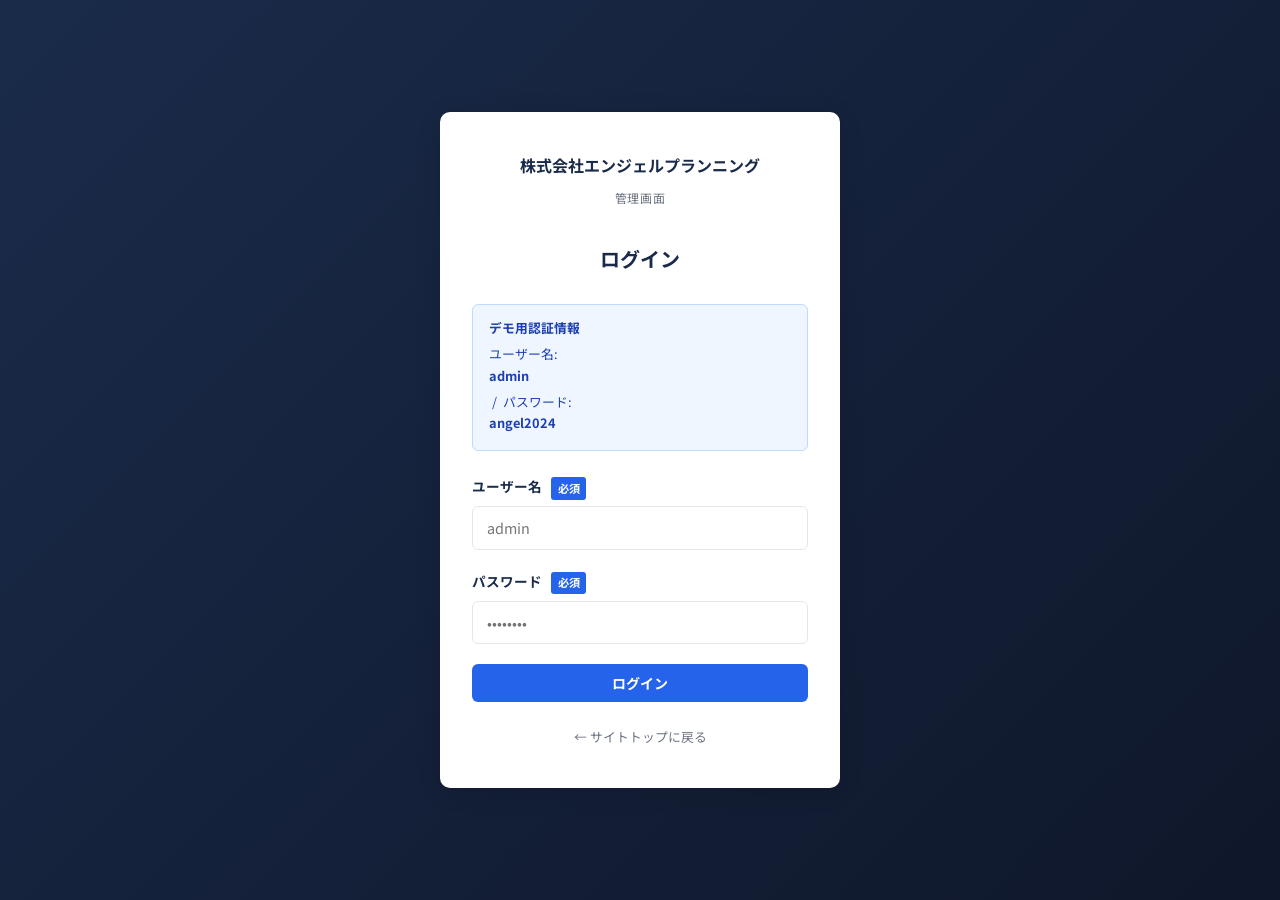
<file: admin/products.html>
<!DOCTYPE html>
<html lang="ja">
<head>
  <meta charset="UTF-8">
  <meta name="viewport" content="width=device-width, initial-scale=1.0">
  <meta name="robots" content="noindex,nofollow">
  <title>製品管理 | 管理画面</title>
  <link rel="preconnect" href="https://fonts.googleapis.com">
  <link rel="preconnect" href="https://fonts.gstatic.com" crossorigin>
  <link href="https://fonts.googleapis.com/css2?family=Noto+Sans+JP:wght@400;700&display=swap" rel="stylesheet">
  <link rel="stylesheet" href="css/admin.css">
</head>
<body>
<div class="admin-layout">

  <!-- ===== SIDEBAR ===== -->
  <aside class="admin-sidebar">
    <a href="dashboard.html" class="sidebar-brand">
      <span class="sidebar-brand__main">管理画面</span>
      <span class="sidebar-brand__sub">エンジェルプランニング</span>
    </a>
    <nav class="sidebar-nav">
      <span class="sidebar-nav__label">メニュー</span>
      <a href="dashboard.html" class="sidebar-nav__link">
        <svg xmlns="http://www.w3.org/2000/svg" fill="none" viewBox="0 0 24 24" stroke-width="1.5" stroke="currentColor"><path stroke-linecap="round" stroke-linejoin="round" d="M3.75 6A2.25 2.25 0 0 1 6 3.75h2.25A2.25 2.25 0 0 1 10.5 6v2.25a2.25 2.25 0 0 1-2.25 2.25H6a2.25 2.25 0 0 1-2.25-2.25V6ZM3.75 15.75A2.25 2.25 0 0 1 6 13.5h2.25a2.25 2.25 0 0 1 2.25 2.25V18a2.25 2.25 0 0 1-2.25 2.25H6A2.25 2.25 0 0 1 3.75 18v-2.25ZM13.5 6a2.25 2.25 0 0 1 2.25-2.25H18A2.25 2.25 0 0 1 20.25 6v2.25A2.25 2.25 0 0 1 18 10.5h-2.25a2.25 2.25 0 0 1-2.25-2.25V6ZM13.5 15.75a2.25 2.25 0 0 1 2.25-2.25H18a2.25 2.25 0 0 1 2.25 2.25V18A2.25 2.25 0 0 1 18 20.25h-2.25A2.25 2.25 0 0 1 13.5 18v-2.25Z" /></svg>
        ダッシュボード
      </a>
      <a href="products.html" class="sidebar-nav__link">
        <svg xmlns="http://www.w3.org/2000/svg" fill="none" viewBox="0 0 24 24" stroke-width="1.5" stroke="currentColor"><path stroke-linecap="round" stroke-linejoin="round" d="m21 7.5-9-5.25L3 7.5m18 0-9 5.25m9-5.25v9l-9 5.25M3 7.5l9 5.25M3 7.5v9l9 5.25m0-9v9" /></svg>
        製品管理
      </a>
      <a href="inquiries.html" class="sidebar-nav__link">
        <svg xmlns="http://www.w3.org/2000/svg" fill="none" viewBox="0 0 24 24" stroke-width="1.5" stroke="currentColor"><path stroke-linecap="round" stroke-linejoin="round" d="M21.75 6.75v10.5a2.25 2.25 0 0 1-2.25 2.25h-15a2.25 2.25 0 0 1-2.25-2.25V6.75m19.5 0A2.25 2.25 0 0 0 19.5 4.5h-15a2.25 2.25 0 0 0-2.25 2.25m19.5 0v.243a2.25 2.25 0 0 1-1.07 1.916l-7.5 4.615a2.25 2.25 0 0 1-2.36 0L3.32 8.91a2.25 2.25 0 0 1-1.07-1.916V6.75" /></svg>
        お問い合わせ
        <span class="sidebar-badge" id="inquiryBadge"></span>
      </a>
    </nav>
    <div class="sidebar-footer">
      <a href="../index.html" class="sidebar-back-link">
        <svg xmlns="http://www.w3.org/2000/svg" fill="none" viewBox="0 0 24 24" stroke-width="1.5" stroke="currentColor"><path stroke-linecap="round" stroke-linejoin="round" d="M10.5 19.5 3 12m0 0 7.5-7.5M3 12h18" /></svg>
        サイトに戻る
      </a>
    </div>
  </aside>

  <!-- ===== MAIN ===== -->
  <div class="admin-main">

    <header class="admin-topbar">
      <span class="topbar-title">製品管理</span>
      <div class="topbar-user">
        <span class="topbar-user__name">管理者</span>
        <button class="topbar-logout" id="logoutBtn">ログアウト</button>
      </div>
    </header>

    <div class="admin-content">

      <div class="page-header fade-in">
        <h1 class="page-header__title">製品一覧 <span id="productCount"></span></h1>
        <a href="product-edit.html" class="btn btn--primary">
          <svg xmlns="http://www.w3.org/2000/svg" fill="none" viewBox="0 0 24 24" stroke-width="2" stroke="currentColor"><path stroke-linecap="round" stroke-linejoin="round" d="M12 4.5v15m7.5-7.5h-15" /></svg>
          製品を追加
        </a>
      </div>

      <!-- フィルター -->
      <div class="filter-bar fade-in" id="filterBar">
        <button class="filter-btn is-active" data-filter="all">すべて</button>
        <button class="filter-btn" data-filter="brake">ブレーキ系</button>
        <button class="filter-btn" data-filter="engine">エンジン系</button>
        <button class="filter-btn" data-filter="suspension">足廻り</button>
        <button class="filter-btn" data-filter="electrical">電装部品</button>
      </div>

      <!-- テーブル -->
      <div class="card fade-in">
        <div class="admin-table-wrap">
          <table class="admin-table">
            <thead>
              <tr>
                <th>型番</th>
                <th>製品名</th>
                <th>カテゴリ</th>
                <th>メーカー</th>
                <th>操作</th>
              </tr>
            </thead>
            <tbody id="productTableBody"></tbody>
          </table>
        </div>
      </div>

    </div><!-- /admin-content -->
  </div><!-- /admin-main -->

</div><!-- /admin-layout -->

<!-- 確認ダイアログ -->
<div class="modal" id="confirmModal">
  <div class="modal__box">
    <h2 class="modal__title">削除の確認</h2>
    <p class="modal__desc" id="confirmMessage"></p>
    <div class="modal__actions">
      <button class="btn btn--ghost" id="confirmCancel">キャンセル</button>
      <button class="btn btn--danger" id="confirmOk">削除する</button>
    </div>
  </div>
</div>

<div id="toastContainer" class="toast-container"></div>

<script src="js/admin-auth.js"></script>
<script src="js/admin-data.js"></script>
<script src="js/admin-ui.js"></script>
<script>
  AdminAuth.guard();
  AdminData.init();
  AdminUI.init();

  var CAT_LABELS = { brake: 'ブレーキ系', engine: 'エンジン系', suspension: '足廻り', electrical: '電装部品' };
  var CAT_CLASSES = { brake: 'cat-badge--brake', engine: 'cat-badge--engine', suspension: 'cat-badge--suspension', electrical: 'cat-badge--electrical' };
  var currentFilter = 'all';

  function escHtml(str) {
    return String(str)
      .replace(/&/g, '&amp;')
      .replace(/</g, '&lt;')
      .replace(/>/g, '&gt;')
      .replace(/"/g, '&quot;');
  }

  function renderTable() {
    var products = AdminData.getProducts();
    var filtered = currentFilter === 'all'
      ? products
      : products.filter(function (p) { return p.category === currentFilter; });

    document.getElementById('productCount').textContent = '（' + filtered.length + '件）';

    var tbody = document.getElementById('productTableBody');
    tbody.innerHTML = '';

    if (filtered.length === 0) {
      tbody.innerHTML = '<tr><td colspan="5"><div class="empty-state">該当する製品がありません</div></td></tr>';
      return;
    }

    filtered.forEach(function (product) {
      var tr = document.createElement('tr');
      tr.innerHTML =
        '<td class="td-code">' + escHtml(product.code) + '</td>' +
        '<td>' + escHtml(product.name) + '</td>' +
        '<td><span class="cat-badge ' + (CAT_CLASSES[product.category] || '') + '">' + (CAT_LABELS[product.category] || product.category) + '</span></td>' +
        '<td>' + escHtml(product.maker) + '</td>' +
        '<td>' +
          '<div class="td-actions">' +
            '<a href="product-edit.html?id=' + encodeURIComponent(product.code) + '" class="btn btn--ghost btn--sm">編集</a>' +
            '<button class="btn btn--danger btn--sm js-delete" data-code="' + escHtml(product.code) + '" data-name="' + escHtml(product.name) + '">削除</button>' +
          '</div>' +
        '</td>';
      tbody.appendChild(tr);
    });

    // 削除ボタンにイベント付与
    tbody.querySelectorAll('.js-delete').forEach(function (btn) {
      btn.addEventListener('click', function () {
        var code = btn.dataset.code;
        var name = btn.dataset.name;
        AdminUI.showConfirm('「' + name + '」を削除しますか？\nこの操作は取り消せません。', function () {
          AdminData.deleteProduct(code);
          AdminUI.showToast('製品を削除しました', 'success');
          AdminUI.updateInquiryBadge();
          renderTable();
        });
      });
    });
  }

  // フィルター
  document.getElementById('filterBar').addEventListener('click', function (e) {
    var btn = e.target.closest('.filter-btn');
    if (!btn) return;
    document.querySelectorAll('.filter-btn').forEach(function (b) { b.classList.remove('is-active'); });
    btn.classList.add('is-active');
    currentFilter = btn.dataset.filter;
    renderTable();
  });

  renderTable();
</script>
</body>
</html>
</file>
<file: assets/css/style.css>
/* ============================================
   エンジェルプランニング - 共通スタイル
   ============================================ */

/* CSS Variables */
:root {
  --color-primary: #1a2b4a;
  --color-accent: #2563eb;
  --color-accent-hover: #1d4ed8;
  --color-white: #ffffff;
  --color-light: #f8f9fa;
  --color-gray: #6b7280;
  --color-gray-light: #e5e7eb;
  --color-text: #1f2937;
  --color-text-muted: #4b5563;

  --font-base: 'Noto Sans JP', sans-serif;

  --container-max: 1100px;
  --container-pad: 1.5rem;

  --radius: 6px;
  --shadow: 0 2px 12px rgba(0, 0, 0, 0.08);
  --shadow-md: 0 4px 24px rgba(0, 0, 0, 0.12);

  --transition: 0.2s ease;
}

/* Reset */
*, *::before, *::after {
  box-sizing: border-box;
  margin: 0;
  padding: 0;
}

html {
  font-size: 16px;
  scroll-behavior: smooth;
}

body {
  font-family: var(--font-base);
  color: var(--color-text);
  background: var(--color-white);
  line-height: 1.7;
  -webkit-font-smoothing: antialiased;
}

img {
  max-width: 100%;
  height: auto;
  display: block;
}

a {
  color: var(--color-accent);
  text-decoration: none;
  transition: color var(--transition);
}

a:hover {
  color: var(--color-accent-hover);
}

ul, ol {
  list-style: none;
}

/* ============================================
   Utility
   ============================================ */

.container {
  max-width: var(--container-max);
  margin: 0 auto;
  padding: 0 var(--container-pad);
}

.section {
  padding: 80px 0;
}

.section--gray {
  background: var(--color-light);
}

.section-title {
  font-size: 1.75rem;
  font-weight: 700;
  color: var(--color-primary);
  text-align: center;
  margin-bottom: 0.5rem;
}

.section-subtitle {
  font-size: 0.9rem;
  color: var(--color-gray);
  text-align: center;
  letter-spacing: 0.05em;
  text-transform: uppercase;
  margin-bottom: 3rem;
}

.section-title + .section-subtitle {
  margin-top: 0.4rem;
}

/* Buttons */
.btn {
  display: inline-block;
  padding: 0.75rem 2rem;
  border-radius: var(--radius);
  font-size: 0.95rem;
  font-weight: 700;
  font-family: var(--font-base);
  cursor: pointer;
  border: none;
  transition: background var(--transition), color var(--transition), transform var(--transition);
  text-align: center;
}

.btn:hover {
  transform: translateY(-1px);
}

.btn--primary {
  background: var(--color-accent);
  color: var(--color-white);
}

.btn--primary:hover {
  background: var(--color-accent-hover);
  color: var(--color-white);
}

.btn--outline {
  background: transparent;
  color: var(--color-white);
  border: 2px solid var(--color-white);
}

.btn--outline:hover {
  background: var(--color-white);
  color: var(--color-primary);
}

.btn--outline-dark {
  background: transparent;
  color: var(--color-accent);
  border: 2px solid var(--color-accent);
}

.btn--outline-dark:hover {
  background: var(--color-accent);
  color: var(--color-white);
}

/* ============================================
   Header / Nav
   ============================================ */

.site-header {
  position: fixed;
  top: 0;
  left: 0;
  width: 100%;
  background: var(--color-primary);
  z-index: 1000;
  box-shadow: 0 2px 8px rgba(0, 0, 0, 0.2);
}

.header-inner {
  display: flex;
  align-items: center;
  justify-content: space-between;
  height: 64px;
}

.site-logo {
  display: flex;
  flex-direction: column;
  gap: 1px;
  text-decoration: none;
}

.site-logo__main {
  font-size: 1.05rem;
  font-weight: 700;
  color: var(--color-white);
  letter-spacing: 0.02em;
}

.site-logo__sub {
  font-size: 0.65rem;
  color: rgba(255, 255, 255, 0.65);
  letter-spacing: 0.08em;
  text-transform: uppercase;
}

.site-nav__list {
  display: flex;
  gap: 2rem;
  align-items: center;
}

.site-nav__link {
  color: rgba(255, 255, 255, 0.85);
  font-size: 0.9rem;
  font-weight: 400;
  transition: color var(--transition);
}

.site-nav__link:hover,
.site-nav__link.is-active {
  color: var(--color-white);
}

.site-nav__link--cta {
  background: var(--color-accent);
  color: var(--color-white) !important;
  padding: 0.45rem 1.2rem;
  border-radius: var(--radius);
  font-weight: 700;
}

.site-nav__link--cta:hover {
  background: var(--color-accent-hover);
}

/* Hamburger */
.hamburger {
  display: none;
  flex-direction: column;
  justify-content: center;
  gap: 5px;
  width: 36px;
  height: 36px;
  background: none;
  border: none;
  cursor: pointer;
  padding: 4px;
}

.hamburger__line {
  display: block;
  width: 100%;
  height: 2px;
  background: var(--color-white);
  border-radius: 2px;
  transition: transform var(--transition), opacity var(--transition);
}

.hamburger.is-open .hamburger__line:nth-child(1) {
  transform: translateY(7px) rotate(45deg);
}
.hamburger.is-open .hamburger__line:nth-child(2) {
  opacity: 0;
}
.hamburger.is-open .hamburger__line:nth-child(3) {
  transform: translateY(-7px) rotate(-45deg);
}

/* Mobile Nav */
.mobile-nav {
  display: none;
  background: var(--color-primary);
  border-top: 1px solid rgba(255, 255, 255, 0.1);
}

.mobile-nav.is-open {
  display: block;
}

.mobile-nav__list {
  padding: 1rem 0;
}

.mobile-nav__link {
  display: block;
  padding: 0.85rem var(--container-pad);
  color: rgba(255, 255, 255, 0.85);
  font-size: 0.95rem;
  border-bottom: 1px solid rgba(255, 255, 255, 0.07);
  transition: background var(--transition);
}

.mobile-nav__link:hover {
  background: rgba(255, 255, 255, 0.05);
  color: var(--color-white);
}

/* Page offset for fixed header */
.page-body {
  padding-top: 64px;
}

/* ============================================
   Footer
   ============================================ */

.site-footer {
  background: var(--color-primary);
  color: rgba(255, 255, 255, 0.7);
  padding: 48px 0 24px;
}

.footer-inner {
  display: grid;
  grid-template-columns: 1fr 1fr;
  gap: 2rem;
  margin-bottom: 2.5rem;
}

.footer-brand__name {
  font-size: 1rem;
  font-weight: 700;
  color: var(--color-white);
  margin-bottom: 0.5rem;
}

.footer-brand__desc {
  font-size: 0.82rem;
  line-height: 1.8;
}

.footer-nav__title {
  font-size: 0.8rem;
  font-weight: 700;
  color: var(--color-white);
  letter-spacing: 0.08em;
  text-transform: uppercase;
  margin-bottom: 1rem;
}

.footer-nav__list {
  display: flex;
  flex-direction: column;
  gap: 0.5rem;
}

.footer-nav__link {
  font-size: 0.85rem;
  color: rgba(255, 255, 255, 0.65);
  transition: color var(--transition);
}

.footer-nav__link:hover {
  color: var(--color-white);
}

.footer-bottom {
  border-top: 1px solid rgba(255, 255, 255, 0.1);
  padding-top: 1.25rem;
  text-align: center;
  font-size: 0.78rem;
}

/* ============================================
   Hero
   ============================================ */

.hero {
  background: linear-gradient(135deg, var(--color-primary) 0%, #0f172a 100%);
  color: var(--color-white);
  padding: 100px 0 90px;
  position: relative;
  overflow: hidden;
}

.hero::before {
  content: '';
  position: absolute;
  top: -50%;
  right: -10%;
  width: 600px;
  height: 600px;
  background: radial-gradient(circle, rgba(37, 99, 235, 0.15) 0%, transparent 70%);
  pointer-events: none;
}

.hero__eyebrow {
  font-size: 0.8rem;
  letter-spacing: 0.15em;
  text-transform: uppercase;
  color: rgba(255, 255, 255, 0.6);
  margin-bottom: 1.25rem;
}

.hero__title {
  font-size: clamp(1.8rem, 4vw, 2.8rem);
  font-weight: 700;
  line-height: 1.35;
  margin-bottom: 1.5rem;
}

.hero__title span {
  color: #60a5fa;
}

.hero__desc {
  font-size: 1rem;
  color: rgba(255, 255, 255, 0.75);
  max-width: 540px;
  line-height: 1.9;
  margin-bottom: 2.5rem;
}

.hero__cta {
  display: flex;
  gap: 1rem;
  flex-wrap: wrap;
}

/* ============================================
   Features (3-column)
   ============================================ */

.features-grid {
  display: grid;
  grid-template-columns: repeat(3, 1fr);
  gap: 1.5rem;
}

.feature-card {
  background: var(--color-white);
  border: 1px solid var(--color-gray-light);
  border-radius: var(--radius);
  padding: 2rem 1.5rem;
  transition: box-shadow var(--transition), transform var(--transition);
}

.feature-card:hover {
  box-shadow: var(--shadow-md);
  transform: translateY(-2px);
}

.feature-card__icon {
  width: 48px;
  height: 48px;
  background: rgba(37, 99, 235, 0.1);
  border-radius: 10px;
  display: flex;
  align-items: center;
  justify-content: center;
  margin-bottom: 1.25rem;
}

.feature-card__icon svg {
  width: 24px;
  height: 24px;
  stroke: var(--color-accent);
}

.feature-card__title {
  font-size: 1rem;
  font-weight: 700;
  color: var(--color-primary);
  margin-bottom: 0.6rem;
}

.feature-card__desc {
  font-size: 0.875rem;
  color: var(--color-text-muted);
  line-height: 1.8;
}

/* ============================================
   Product Cards
   ============================================ */

.products-grid {
  display: grid;
  grid-template-columns: repeat(3, 1fr);
  gap: 1.5rem;
}

.product-card {
  background: var(--color-white);
  border: 1px solid var(--color-gray-light);
  border-radius: var(--radius);
  overflow: hidden;
  transition: box-shadow var(--transition), transform var(--transition);
}

.product-card:hover {
  box-shadow: var(--shadow-md);
  transform: translateY(-2px);
}

.product-card__img {
  width: 100%;
  height: 180px;
  background: linear-gradient(135deg, #e8eef8 0%, #d1ddf5 100%);
  display: flex;
  align-items: center;
  justify-content: center;
  overflow: hidden;
}

.product-card__img img {
  width: 100%;
  height: 100%;
  object-fit: cover;
}

.product-card__img-placeholder {
  display: flex;
  flex-direction: column;
  align-items: center;
  gap: 0.5rem;
  color: #94aac8;
}

.product-card__img-placeholder svg {
  width: 40px;
  height: 40px;
}

.product-card__img-placeholder span {
  font-size: 0.72rem;
  letter-spacing: 0.05em;
}

.product-card__body {
  padding: 1.25rem;
}

.product-card__meta {
  display: flex;
  align-items: center;
  justify-content: space-between;
  margin-bottom: 0.4rem;
}

.product-card__code {
  font-size: 0.72rem;
  color: var(--color-gray);
  letter-spacing: 0.06em;
}

.product-card__brand {
  font-size: 0.68rem;
  font-weight: 700;
  color: var(--color-primary);
  background: rgba(26, 43, 74, 0.08);
  padding: 0.15rem 0.5rem;
  border-radius: 3px;
  letter-spacing: 0.03em;
  white-space: nowrap;
}

.product-card__name {
  font-size: 0.95rem;
  font-weight: 700;
  color: var(--color-primary);
  margin-bottom: 0.5rem;
}

.product-card__desc {
  font-size: 0.82rem;
  color: var(--color-text-muted);
  line-height: 1.7;
}

/* Products page - full grid */
.products-grid--full {
  grid-template-columns: repeat(3, 1fr);
}

/* Product filter */
.products-filter {
  display: flex;
  gap: 0.5rem;
  flex-wrap: wrap;
  margin-bottom: 2rem;
}

.filter-btn {
  padding: 0.45rem 1.1rem;
  border-radius: 999px;
  border: 1px solid var(--color-gray-light);
  background: var(--color-white);
  font-size: 0.82rem;
  font-family: var(--font-base);
  cursor: pointer;
  color: var(--color-text-muted);
  transition: all var(--transition);
}

.filter-btn:hover,
.filter-btn.is-active {
  background: var(--color-accent);
  color: var(--color-white);
  border-color: var(--color-accent);
}

/* ============================================
   About / Company Info Table
   ============================================ */

.company-table {
  width: 100%;
  border-collapse: collapse;
}

.company-table th,
.company-table td {
  padding: 1rem 1.25rem;
  text-align: left;
  border-bottom: 1px solid var(--color-gray-light);
  font-size: 0.9rem;
  vertical-align: top;
}

.company-table th {
  width: 200px;
  background: var(--color-light);
  color: var(--color-primary);
  font-weight: 700;
  white-space: nowrap;
}

.company-table td {
  color: var(--color-text);
  line-height: 1.8;
}

.company-table tr:first-child th,
.company-table tr:first-child td {
  border-top: 1px solid var(--color-gray-light);
}

/* About page sections */
.about-lead {
  font-size: 1.05rem;
  line-height: 2;
  color: var(--color-text-muted);
  max-width: 720px;
  margin: 0 auto 3rem;
  text-align: center;
}

.business-cards {
  display: grid;
  grid-template-columns: repeat(2, 1fr);
  gap: 1.5rem;
  margin-top: 2rem;
}

.business-card {
  background: var(--color-white);
  border-left: 4px solid var(--color-accent);
  padding: 1.5rem 1.5rem 1.5rem 1.25rem;
  border-radius: 0 var(--radius) var(--radius) 0;
  box-shadow: var(--shadow);
}

.business-card__title {
  font-size: 1rem;
  font-weight: 700;
  color: var(--color-primary);
  margin-bottom: 0.5rem;
}

.business-card__desc {
  font-size: 0.875rem;
  color: var(--color-text-muted);
  line-height: 1.8;
}

/* ============================================
   Contact Form
   ============================================ */

.contact-layout {
  display: grid;
  grid-template-columns: 1fr 2fr;
  gap: 3rem;
  align-items: start;
}

.contact-info__title {
  font-size: 1.1rem;
  font-weight: 700;
  color: var(--color-primary);
  margin-bottom: 1rem;
}

.contact-info__item {
  display: flex;
  flex-direction: column;
  gap: 0.2rem;
  margin-bottom: 1.25rem;
}

.contact-info__label {
  font-size: 0.75rem;
  color: var(--color-gray);
  font-weight: 700;
  letter-spacing: 0.05em;
  text-transform: uppercase;
}

.contact-info__value {
  font-size: 0.9rem;
  color: var(--color-text);
}

.contact-note {
  background: var(--color-light);
  border-radius: var(--radius);
  padding: 1rem 1.25rem;
  font-size: 0.82rem;
  color: var(--color-text-muted);
  line-height: 1.8;
  margin-top: 1.5rem;
}

/* Form */
.contact-form {
  background: var(--color-white);
  border: 1px solid var(--color-gray-light);
  border-radius: var(--radius);
  padding: 2rem;
}

.form-group {
  margin-bottom: 1.25rem;
}

.form-group label {
  display: block;
  font-size: 0.85rem;
  font-weight: 700;
  color: var(--color-primary);
  margin-bottom: 0.4rem;
}

.form-group .required {
  display: inline-block;
  font-size: 0.7rem;
  background: var(--color-accent);
  color: var(--color-white);
  padding: 0.1rem 0.4rem;
  border-radius: 3px;
  margin-left: 0.4rem;
  vertical-align: middle;
  font-weight: 700;
}

.form-control {
  width: 100%;
  padding: 0.7rem 0.9rem;
  border: 1px solid var(--color-gray-light);
  border-radius: var(--radius);
  font-size: 0.9rem;
  font-family: var(--font-base);
  color: var(--color-text);
  background: var(--color-white);
  transition: border-color var(--transition), box-shadow var(--transition);
}

.form-control:focus {
  outline: none;
  border-color: var(--color-accent);
  box-shadow: 0 0 0 3px rgba(37, 99, 235, 0.1);
}

.form-control.is-invalid {
  border-color: #ef4444;
  box-shadow: 0 0 0 3px rgba(239, 68, 68, 0.1);
}

textarea.form-control {
  min-height: 140px;
  resize: vertical;
}

.form-error {
  display: none;
  font-size: 0.78rem;
  color: #ef4444;
  margin-top: 0.3rem;
}

.form-error.is-visible {
  display: block;
}

.form-submit {
  text-align: right;
  margin-top: 1.5rem;
}

.form-submit .btn {
  min-width: 160px;
}

/* ============================================
   News List
   ============================================ */

.news-list {
  border-top: 1px solid var(--color-gray-light);
}

.news-item {
  display: flex;
  align-items: center;
  gap: 1.25rem;
  padding: 1.1rem 0;
  border-bottom: 1px solid var(--color-gray-light);
  flex-wrap: wrap;
}

.news-item__date {
  font-size: 0.82rem;
  color: var(--color-gray);
  white-space: nowrap;
  min-width: 76px;
  letter-spacing: 0.04em;
}

.news-item__tag {
  font-size: 0.7rem;
  font-weight: 700;
  padding: 0.2rem 0.65rem;
  border-radius: 3px;
  white-space: nowrap;
  letter-spacing: 0.03em;
}

.news-item__tag--info {
  background: rgba(37, 99, 235, 0.1);
  color: var(--color-accent);
}

.news-item__tag--new {
  background: rgba(16, 185, 129, 0.1);
  color: #059669;
}

.news-item__tag--campaign {
  background: rgba(245, 158, 11, 0.12);
  color: #d97706;
}

.news-item__title {
  font-size: 0.9rem;
  color: var(--color-text);
  flex: 1;
  transition: color var(--transition);
}

.news-item__title:hover {
  color: var(--color-accent);
}

/* ============================================
   CTA Banner
   ============================================ */

.cta-banner {
  background: linear-gradient(135deg, var(--color-primary) 0%, #0f172a 100%);
  color: var(--color-white);
  text-align: center;
  padding: 80px var(--container-pad);
}

.cta-banner__title {
  font-size: 1.6rem;
  font-weight: 700;
  margin-bottom: 1rem;
}

.cta-banner__desc {
  color: rgba(255, 255, 255, 0.75);
  margin-bottom: 2rem;
  font-size: 0.95rem;
}

.cta-banner__actions {
  display: flex;
  gap: 1rem;
  justify-content: center;
  flex-wrap: wrap;
}

/* ============================================
   Page Hero (inner pages)
   ============================================ */

.page-hero {
  background: var(--color-primary);
  padding: 56px 0;
  color: var(--color-white);
}

.page-hero__label {
  font-size: 0.75rem;
  letter-spacing: 0.12em;
  text-transform: uppercase;
  color: rgba(255, 255, 255, 0.55);
  margin-bottom: 0.6rem;
}

.page-hero__title {
  font-size: 1.75rem;
  font-weight: 700;
}

.page-hero__desc {
  font-size: 0.9rem;
  color: rgba(255, 255, 255, 0.7);
  margin-top: 0.5rem;
}

/* ============================================
   Breadcrumb
   ============================================ */

.breadcrumb {
  padding: 0.75rem 0;
  font-size: 0.8rem;
  color: var(--color-gray);
}

.breadcrumb a {
  color: var(--color-gray);
}

.breadcrumb a:hover {
  color: var(--color-accent);
}

.breadcrumb span + span::before {
  content: ' / ';
  margin: 0 0.3rem;
}

/* ============================================
   Scroll Animation
   ============================================ */

.fade-in {
  opacity: 0;
  transform: translateY(20px);
  transition: opacity 0.5s ease, transform 0.5s ease;
}

.fade-in.is-visible {
  opacity: 1;
  transform: translateY(0);
}

/* ============================================
   Responsive
   ============================================ */

@media (max-width: 768px) {
  .section {
    padding: 56px 0;
  }

  .section-title {
    font-size: 1.4rem;
  }

  /* Header */
  .site-nav {
    display: none;
  }

  .hamburger {
    display: flex;
  }

  /* Hero */
  .hero {
    padding: 72px 0 64px;
  }

  .hero__cta {
    flex-direction: column;
    align-items: flex-start;
  }

  .hero__cta .btn {
    width: 100%;
    text-align: center;
  }

  /* Grids */
  .features-grid {
    grid-template-columns: 1fr;
  }

  .products-grid,
  .products-grid--full {
    grid-template-columns: 1fr;
  }

  .business-cards {
    grid-template-columns: 1fr;
  }

  /* Contact */
  .contact-layout {
    grid-template-columns: 1fr;
  }

  /* Footer */
  .footer-inner {
    grid-template-columns: 1fr;
  }

  /* Company table */
  .company-table,
  .company-table tbody,
  .company-table tr,
  .company-table th,
  .company-table td {
    display: block;
    width: 100%;
  }

  .company-table th {
    border-bottom: none;
    padding-bottom: 0.3rem;
  }

  .company-table td {
    padding-top: 0.3rem;
  }

  /* News */
  .news-item {
    gap: 0.6rem;
  }

  .news-item__title {
    flex-basis: 100%;
  }

  /* CTA banner */
  .cta-banner__actions {
    flex-direction: column;
    align-items: center;
  }
}
</file>
<file: admin/css/admin.css>
/* ============================================
   管理画面 専用スタイル
   ============================================ */

/* CSS変数は親サイトのものを継承しつつ追加定義 */
:root {
  --color-primary: #1a2b4a;
  --color-accent: #2563eb;
  --color-accent-hover: #1d4ed8;
  --color-white: #ffffff;
  --color-light: #f8f9fa;
  --color-gray: #6b7280;
  --color-gray-light: #e5e7eb;
  --color-text: #1f2937;
  --color-text-muted: #4b5563;
  --font-base: 'Noto Sans JP', sans-serif;
  --radius: 6px;
  --shadow: 0 2px 12px rgba(0, 0, 0, 0.08);
  --shadow-md: 0 4px 24px rgba(0, 0, 0, 0.12);
  --transition: 0.2s ease;

  --sidebar-width: 220px;
  --topbar-height: 56px;
  --color-danger: #ef4444;
  --color-danger-hover: #dc2626;
  --color-success: #16a34a;
  --color-warning: #d97706;
}

*, *::before, *::after {
  box-sizing: border-box;
  margin: 0;
  padding: 0;
}

html {
  font-size: 16px;
}

body {
  font-family: var(--font-base);
  color: var(--color-text);
  background: var(--color-light);
  line-height: 1.7;
  -webkit-font-smoothing: antialiased;
}

a {
  color: var(--color-accent);
  text-decoration: none;
  transition: color var(--transition);
}

a:hover {
  color: var(--color-accent-hover);
}

ul, ol {
  list-style: none;
}

img {
  max-width: 100%;
  height: auto;
  display: block;
}

/* ============================================
   ログイン画面
   ============================================ */

.login-page {
  min-height: 100vh;
  display: flex;
  align-items: center;
  justify-content: center;
  background: linear-gradient(135deg, var(--color-primary) 0%, #0f172a 100%);
  padding: 1.5rem;
}

.login-card {
  background: var(--color-white);
  border-radius: 10px;
  padding: 2.5rem 2rem;
  width: 100%;
  max-width: 400px;
  box-shadow: var(--shadow-md);
}

.login-card__logo {
  text-align: center;
  margin-bottom: 2rem;
}

.login-card__logo-main {
  font-size: 1rem;
  font-weight: 700;
  color: var(--color-primary);
  display: block;
  margin-bottom: 0.25rem;
}

.login-card__logo-sub {
  font-size: 0.75rem;
  color: var(--color-gray);
  letter-spacing: 0.05em;
}

.login-card__title {
  font-size: 1.25rem;
  font-weight: 700;
  color: var(--color-primary);
  text-align: center;
  margin-bottom: 1.75rem;
}

.login-demo-hint {
  background: #eff6ff;
  border: 1px solid #bfdbfe;
  border-radius: var(--radius);
  padding: 0.75rem 1rem;
  font-size: 0.8rem;
  color: #1e40af;
  margin-bottom: 1.5rem;
  line-height: 1.7;
}

.login-demo-hint strong {
  display: block;
  margin-bottom: 0.25rem;
}

/* ============================================
   管理画面レイアウト
   ============================================ */

.admin-layout {
  display: flex;
  min-height: 100vh;
}

/* サイドバー */
.admin-sidebar {
  width: var(--sidebar-width);
  background: var(--color-primary);
  position: fixed;
  top: 0;
  left: 0;
  height: 100vh;
  display: flex;
  flex-direction: column;
  z-index: 100;
  overflow-y: auto;
}

.sidebar-brand {
  padding: 1.25rem 1rem;
  border-bottom: 1px solid rgba(255, 255, 255, 0.1);
  text-decoration: none;
  display: block;
}

.sidebar-brand__main {
  font-size: 0.85rem;
  font-weight: 700;
  color: var(--color-white);
  display: block;
  line-height: 1.4;
}

.sidebar-brand__sub {
  font-size: 0.65rem;
  color: rgba(255, 255, 255, 0.5);
  letter-spacing: 0.06em;
  display: block;
  margin-top: 0.2rem;
}

.sidebar-nav {
  flex: 1;
  padding: 1rem 0;
}

.sidebar-nav__label {
  font-size: 0.65rem;
  color: rgba(255, 255, 255, 0.4);
  letter-spacing: 0.1em;
  text-transform: uppercase;
  padding: 0.5rem 1rem 0.25rem;
  display: block;
}

.sidebar-nav__link {
  display: flex;
  align-items: center;
  gap: 0.6rem;
  padding: 0.75rem 1rem;
  color: rgba(255, 255, 255, 0.75);
  font-size: 0.875rem;
  font-weight: 400;
  text-decoration: none;
  transition: background var(--transition), color var(--transition);
  border-left: 4px solid transparent;
  position: relative;
}

.sidebar-nav__link:hover {
  background: rgba(255, 255, 255, 0.07);
  color: var(--color-white);
}

.sidebar-nav__link.is-active {
  background: rgba(255, 255, 255, 0.1);
  color: var(--color-white);
  border-left-color: var(--color-accent);
  font-weight: 700;
}

.sidebar-nav__link svg {
  width: 18px;
  height: 18px;
  flex-shrink: 0;
  opacity: 0.8;
}

.sidebar-nav__link.is-active svg {
  opacity: 1;
}

.sidebar-badge {
  display: inline-flex;
  align-items: center;
  justify-content: center;
  min-width: 20px;
  height: 20px;
  background: var(--color-danger);
  color: var(--color-white);
  font-size: 0.7rem;
  font-weight: 700;
  border-radius: 999px;
  padding: 0 0.35rem;
  margin-left: auto;
}

.sidebar-footer {
  padding: 1rem;
  border-top: 1px solid rgba(255, 255, 255, 0.1);
}

.sidebar-back-link {
  display: flex;
  align-items: center;
  gap: 0.5rem;
  color: rgba(255, 255, 255, 0.6);
  font-size: 0.8rem;
  text-decoration: none;
  transition: color var(--transition);
}

.sidebar-back-link:hover {
  color: rgba(255, 255, 255, 0.9);
}

.sidebar-back-link svg {
  width: 14px;
  height: 14px;
}

/* メインコンテンツ */
.admin-main {
  margin-left: var(--sidebar-width);
  flex: 1;
  display: flex;
  flex-direction: column;
  min-width: 0;
}

/* トップバー */
.admin-topbar {
  height: var(--topbar-height);
  background: var(--color-white);
  border-bottom: 1px solid var(--color-gray-light);
  display: flex;
  align-items: center;
  justify-content: space-between;
  padding: 0 1.5rem;
  position: sticky;
  top: 0;
  z-index: 90;
  box-shadow: 0 1px 4px rgba(0, 0, 0, 0.06);
}

.topbar-title {
  font-size: 0.95rem;
  font-weight: 700;
  color: var(--color-primary);
}

.topbar-user {
  display: flex;
  align-items: center;
  gap: 1rem;
}

.topbar-user__name {
  font-size: 0.82rem;
  color: var(--color-text-muted);
}

.topbar-logout {
  font-size: 0.8rem;
  color: var(--color-gray);
  background: none;
  border: 1px solid var(--color-gray-light);
  border-radius: var(--radius);
  padding: 0.3rem 0.75rem;
  cursor: pointer;
  font-family: var(--font-base);
  transition: border-color var(--transition), color var(--transition);
}

.topbar-logout:hover {
  border-color: var(--color-danger);
  color: var(--color-danger);
}

/* コンテンツエリア */
.admin-content {
  padding: 1.5rem;
  flex: 1;
}

/* ============================================
   共通コンポーネント
   ============================================ */

/* ボタン */
.btn {
  display: inline-flex;
  align-items: center;
  gap: 0.4rem;
  padding: 0.6rem 1.25rem;
  border-radius: var(--radius);
  font-size: 0.875rem;
  font-weight: 700;
  font-family: var(--font-base);
  cursor: pointer;
  border: none;
  transition: background var(--transition), color var(--transition), transform var(--transition);
  text-decoration: none;
  line-height: 1;
}

.btn:hover {
  transform: translateY(-1px);
}

.btn svg {
  width: 15px;
  height: 15px;
}

.btn--primary {
  background: var(--color-accent);
  color: var(--color-white);
}

.btn--primary:hover {
  background: var(--color-accent-hover);
  color: var(--color-white);
}

.btn--danger {
  background: var(--color-danger);
  color: var(--color-white);
}

.btn--danger:hover {
  background: var(--color-danger-hover);
  color: var(--color-white);
}

.btn--outline {
  background: transparent;
  color: var(--color-accent);
  border: 1px solid var(--color-accent);
}

.btn--outline:hover {
  background: var(--color-accent);
  color: var(--color-white);
}

.btn--ghost {
  background: transparent;
  color: var(--color-text-muted);
  border: 1px solid var(--color-gray-light);
}

.btn--ghost:hover {
  background: var(--color-gray-light);
  color: var(--color-text);
}

.btn--sm {
  padding: 0.35rem 0.75rem;
  font-size: 0.78rem;
}

/* フォーム */
.form-group {
  margin-bottom: 1.25rem;
}

.form-group label {
  display: block;
  font-size: 0.85rem;
  font-weight: 700;
  color: var(--color-primary);
  margin-bottom: 0.4rem;
}

.form-group .required {
  display: inline-block;
  font-size: 0.7rem;
  background: var(--color-accent);
  color: var(--color-white);
  padding: 0.1rem 0.4rem;
  border-radius: 3px;
  margin-left: 0.4rem;
  vertical-align: middle;
  font-weight: 700;
}

.form-control {
  width: 100%;
  padding: 0.65rem 0.9rem;
  border: 1px solid var(--color-gray-light);
  border-radius: var(--radius);
  font-size: 0.9rem;
  font-family: var(--font-base);
  color: var(--color-text);
  background: var(--color-white);
  transition: border-color var(--transition), box-shadow var(--transition);
}

.form-control:focus {
  outline: none;
  border-color: var(--color-accent);
  box-shadow: 0 0 0 3px rgba(37, 99, 235, 0.1);
}

.form-control.is-invalid {
  border-color: var(--color-danger);
  box-shadow: 0 0 0 3px rgba(239, 68, 68, 0.1);
}

textarea.form-control {
  min-height: 100px;
  resize: vertical;
}

.form-error {
  display: none;
  font-size: 0.78rem;
  color: var(--color-danger);
  margin-top: 0.3rem;
}

.form-error.is-visible {
  display: block;
}

.form-hint {
  font-size: 0.78rem;
  color: var(--color-gray);
  margin-top: 0.3rem;
}

/* ページヘッダー */
.page-header {
  display: flex;
  align-items: center;
  justify-content: space-between;
  margin-bottom: 1.5rem;
  flex-wrap: wrap;
  gap: 0.75rem;
}

.page-header__title {
  font-size: 1.25rem;
  font-weight: 700;
  color: var(--color-primary);
}

.page-header__title span {
  font-size: 0.8rem;
  font-weight: 400;
  color: var(--color-gray);
  margin-left: 0.5rem;
}

/* カード */
.card {
  background: var(--color-white);
  border: 1px solid var(--color-gray-light);
  border-radius: var(--radius);
  box-shadow: var(--shadow);
}

.card-body {
  padding: 1.25rem;
}

/* ============================================
   統計カード
   ============================================ */

.stats-grid {
  display: grid;
  grid-template-columns: repeat(4, 1fr);
  gap: 1rem;
  margin-bottom: 1.5rem;
}

.stat-card {
  background: var(--color-white);
  border: 1px solid var(--color-gray-light);
  border-radius: var(--radius);
  padding: 1.25rem 1.25rem 1rem;
  box-shadow: var(--shadow);
}

.stat-card__label {
  font-size: 0.75rem;
  color: var(--color-gray);
  font-weight: 700;
  letter-spacing: 0.05em;
  text-transform: uppercase;
  margin-bottom: 0.5rem;
}

.stat-card__value {
  font-size: 2rem;
  font-weight: 700;
  color: var(--color-primary);
  line-height: 1;
  margin-bottom: 0.25rem;
}

.stat-card__sub {
  font-size: 0.75rem;
  color: var(--color-gray);
}

.stat-card--accent .stat-card__value {
  color: var(--color-accent);
}

.stat-card--danger .stat-card__value {
  color: var(--color-danger);
}

.stat-card--success .stat-card__value {
  color: var(--color-success);
}

/* ダッシュボードグリッド */
.dashboard-grid {
  display: grid;
  grid-template-columns: 2fr 1fr;
  gap: 1rem;
}

.dashboard-section-title {
  font-size: 0.9rem;
  font-weight: 700;
  color: var(--color-primary);
  padding: 1rem 1.25rem 0.75rem;
  border-bottom: 1px solid var(--color-gray-light);
}

/* ============================================
   テーブル
   ============================================ */

.admin-table-wrap {
  overflow-x: auto;
}

.admin-table {
  width: 100%;
  border-collapse: collapse;
  font-size: 0.875rem;
}

.admin-table th {
  padding: 0.75rem 1rem;
  text-align: left;
  background: var(--color-light);
  color: var(--color-primary);
  font-weight: 700;
  font-size: 0.78rem;
  letter-spacing: 0.03em;
  border-bottom: 2px solid var(--color-gray-light);
  white-space: nowrap;
}

.admin-table td {
  padding: 0.85rem 1rem;
  border-bottom: 1px solid var(--color-gray-light);
  vertical-align: middle;
  color: var(--color-text);
}

.admin-table tr:last-child td {
  border-bottom: none;
}

.admin-table tbody tr:hover {
  background: #fafbff;
}

.admin-table .td-actions {
  display: flex;
  gap: 0.4rem;
  align-items: center;
}

.admin-table .td-code {
  font-size: 0.78rem;
  color: var(--color-gray);
  letter-spacing: 0.06em;
  font-family: monospace;
}

/* ============================================
   フィルターバー
   ============================================ */

.filter-bar {
  display: flex;
  gap: 0.5rem;
  flex-wrap: wrap;
  margin-bottom: 1rem;
}

.filter-btn {
  padding: 0.4rem 1rem;
  border-radius: 999px;
  border: 1px solid var(--color-gray-light);
  background: var(--color-white);
  font-size: 0.8rem;
  font-family: var(--font-base);
  cursor: pointer;
  color: var(--color-text-muted);
  transition: all var(--transition);
}

.filter-btn:hover,
.filter-btn.is-active {
  background: var(--color-accent);
  color: var(--color-white);
  border-color: var(--color-accent);
}

/* ============================================
   カテゴリバッジ
   ============================================ */

.cat-badge {
  display: inline-block;
  padding: 0.15rem 0.55rem;
  border-radius: 999px;
  font-size: 0.72rem;
  font-weight: 700;
  letter-spacing: 0.02em;
}

.cat-badge--brake {
  background: #dbeafe;
  color: #1d4ed8;
}

.cat-badge--engine {
  background: #ffedd5;
  color: #c2410c;
}

.cat-badge--suspension {
  background: #dcfce7;
  color: #15803d;
}

.cat-badge--electrical {
  background: #ede9fe;
  color: #7c3aed;
}

/* 状況バッジ */
.status-badge {
  display: inline-block;
  padding: 0.15rem 0.6rem;
  border-radius: 999px;
  font-size: 0.72rem;
  font-weight: 700;
}

.status-badge--open {
  background: #fee2e2;
  color: #b91c1c;
}

.status-badge--in-progress {
  background: #fef9c3;
  color: #854d0e;
}

.status-badge--done {
  background: #dcfce7;
  color: #15803d;
}

/* ============================================
   お問い合わせアコーディオン
   ============================================ */

.inquiry-list {
  display: flex;
  flex-direction: column;
  gap: 0;
}

.inquiry-item {
  border-bottom: 1px solid var(--color-gray-light);
}

.inquiry-item:first-child {
  border-top: 1px solid var(--color-gray-light);
}

.inquiry-header {
  display: grid;
  grid-template-columns: 140px 1fr 120px 110px 80px;
  align-items: center;
  gap: 0.75rem;
  padding: 0.85rem 1.25rem;
  cursor: pointer;
  transition: background var(--transition);
  user-select: none;
}

.inquiry-header:hover {
  background: #fafbff;
}

.inquiry-header.is-open {
  background: #f0f4ff;
}

.inquiry-date {
  font-size: 0.78rem;
  color: var(--color-gray);
}

.inquiry-subject {
  font-size: 0.875rem;
  font-weight: 700;
  color: var(--color-primary);
}

.inquiry-company {
  font-size: 0.8rem;
  color: var(--color-text-muted);
  overflow: hidden;
  text-overflow: ellipsis;
  white-space: nowrap;
}

.inquiry-chevron {
  width: 16px;
  height: 16px;
  color: var(--color-gray);
  transition: transform var(--transition);
  flex-shrink: 0;
  justify-self: end;
}

.inquiry-header.is-open .inquiry-chevron {
  transform: rotate(180deg);
}

.inquiry-body {
  display: none;
  padding: 1rem 1.25rem 1.25rem;
  background: #fafbff;
  border-top: 1px solid var(--color-gray-light);
}

.inquiry-body.is-open {
  display: block;
}

.inquiry-detail-grid {
  display: grid;
  grid-template-columns: 1fr 1fr;
  gap: 0.5rem 2rem;
  margin-bottom: 1rem;
  font-size: 0.85rem;
}

.inquiry-detail-item {
  display: flex;
  gap: 0.5rem;
}

.inquiry-detail-label {
  font-weight: 700;
  color: var(--color-primary);
  white-space: nowrap;
  min-width: 80px;
}

.inquiry-detail-value {
  color: var(--color-text-muted);
}

.inquiry-message-label {
  font-size: 0.78rem;
  font-weight: 700;
  color: var(--color-primary);
  text-transform: uppercase;
  letter-spacing: 0.05em;
  margin-bottom: 0.4rem;
}

.inquiry-message-body {
  background: var(--color-white);
  border: 1px solid var(--color-gray-light);
  border-radius: var(--radius);
  padding: 0.75rem 1rem;
  font-size: 0.875rem;
  color: var(--color-text);
  line-height: 1.8;
  white-space: pre-wrap;
  margin-bottom: 1rem;
}

.inquiry-actions {
  display: flex;
  gap: 0.5rem;
  flex-wrap: wrap;
}

/* ============================================
   製品編集フォーム
   ============================================ */

.edit-layout {
  display: grid;
  grid-template-columns: 1fr 280px;
  gap: 1rem;
  align-items: start;
}

.img-preview {
  width: 100%;
  aspect-ratio: 4/3;
  background: linear-gradient(135deg, #e8eef8 0%, #d1ddf5 100%);
  border-radius: var(--radius);
  overflow: hidden;
  display: flex;
  align-items: center;
  justify-content: center;
  border: 1px solid var(--color-gray-light);
}

.img-preview img {
  width: 100%;
  height: 100%;
  object-fit: cover;
}

.img-preview-placeholder {
  display: flex;
  flex-direction: column;
  align-items: center;
  gap: 0.5rem;
  color: #94aac8;
}

.img-preview-placeholder svg {
  width: 36px;
  height: 36px;
}

.img-preview-placeholder span {
  font-size: 0.72rem;
}

/* ============================================
   カテゴリ内訳リスト
   ============================================ */

.category-breakdown {
  padding: 0.75rem 1.25rem;
}

.category-breakdown-item {
  display: flex;
  align-items: center;
  justify-content: space-between;
  padding: 0.6rem 0;
  border-bottom: 1px solid var(--color-gray-light);
  font-size: 0.875rem;
}

.category-breakdown-item:last-child {
  border-bottom: none;
}

.category-breakdown-item__count {
  font-weight: 700;
  color: var(--color-primary);
}

/* ============================================
   モーダル（確認ダイアログ）
   ============================================ */

.modal {
  display: none;
  position: fixed;
  inset: 0;
  z-index: 9999;
  background: rgba(0, 0, 0, 0.5);
  align-items: center;
  justify-content: center;
  padding: 1rem;
}

.modal.is-open {
  display: flex;
}

.modal__box {
  background: var(--color-white);
  border-radius: 10px;
  padding: 2rem;
  max-width: 420px;
  width: 100%;
  box-shadow: 0 8px 32px rgba(0, 0, 0, 0.18);
}

.modal__title {
  font-size: 1.1rem;
  font-weight: 700;
  color: var(--color-primary);
  margin-bottom: 0.6rem;
}

.modal__desc {
  font-size: 0.875rem;
  color: var(--color-text-muted);
  line-height: 1.8;
  margin-bottom: 1.5rem;
}

.modal__actions {
  display: flex;
  gap: 0.75rem;
  justify-content: flex-end;
}

/* ============================================
   トースト通知
   ============================================ */

.toast-container {
  position: fixed;
  bottom: 1.5rem;
  right: 1.5rem;
  z-index: 9998;
  display: flex;
  flex-direction: column;
  gap: 0.5rem;
}

.toast {
  background: var(--color-primary);
  color: var(--color-white);
  padding: 0.75rem 1.25rem;
  border-radius: var(--radius);
  font-size: 0.875rem;
  box-shadow: var(--shadow-md);
  display: flex;
  align-items: center;
  gap: 0.5rem;
  animation: toastIn 0.25s ease;
  max-width: 320px;
}

.toast--success {
  background: var(--color-success);
}

.toast--error {
  background: var(--color-danger);
}

@keyframes toastIn {
  from {
    opacity: 0;
    transform: translateY(12px);
  }
  to {
    opacity: 1;
    transform: translateY(0);
  }
}

/* フェードイン */
.fade-in {
  opacity: 0;
  transform: translateY(16px);
  transition: opacity 0.4s ease, transform 0.4s ease;
}

.fade-in.is-visible {
  opacity: 1;
  transform: translateY(0);
}

/* 空の状態 */
.empty-state {
  text-align: center;
  padding: 3rem 1.5rem;
  color: var(--color-gray);
  font-size: 0.9rem;
}
</file>
